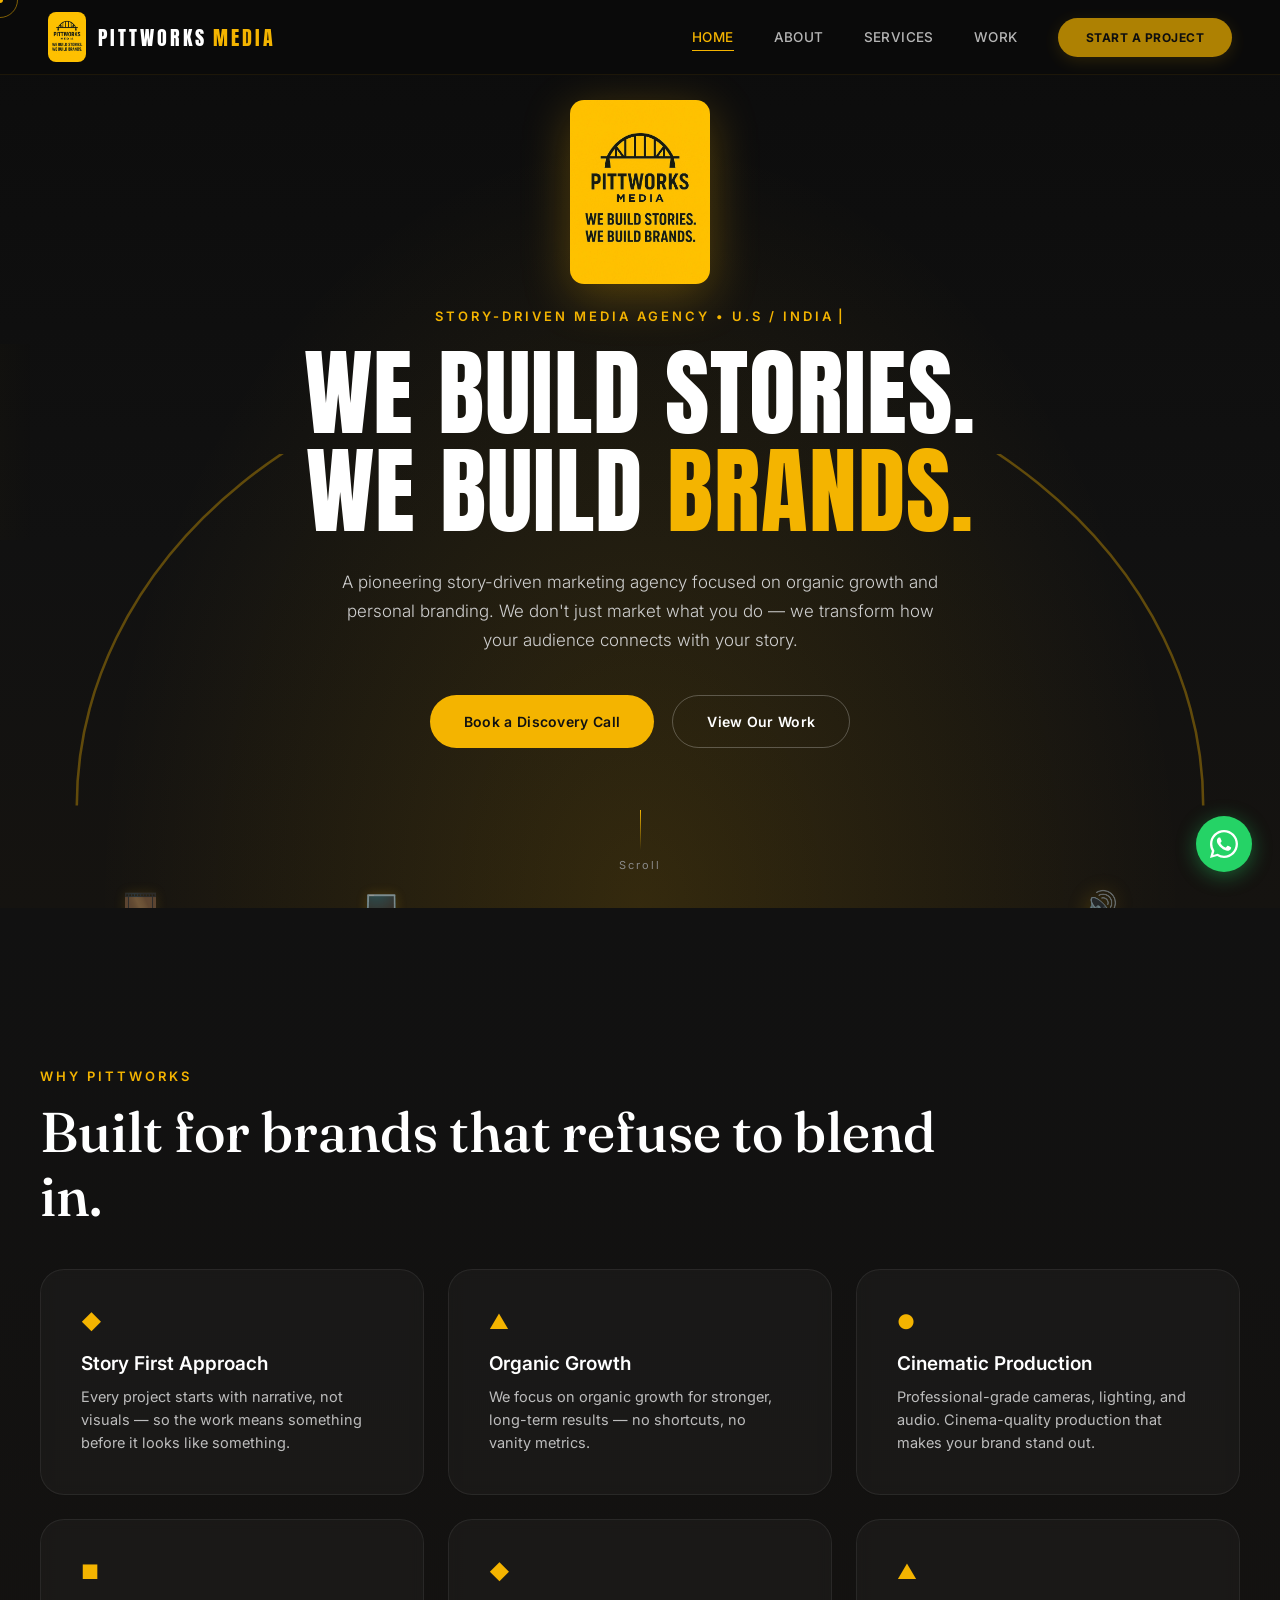
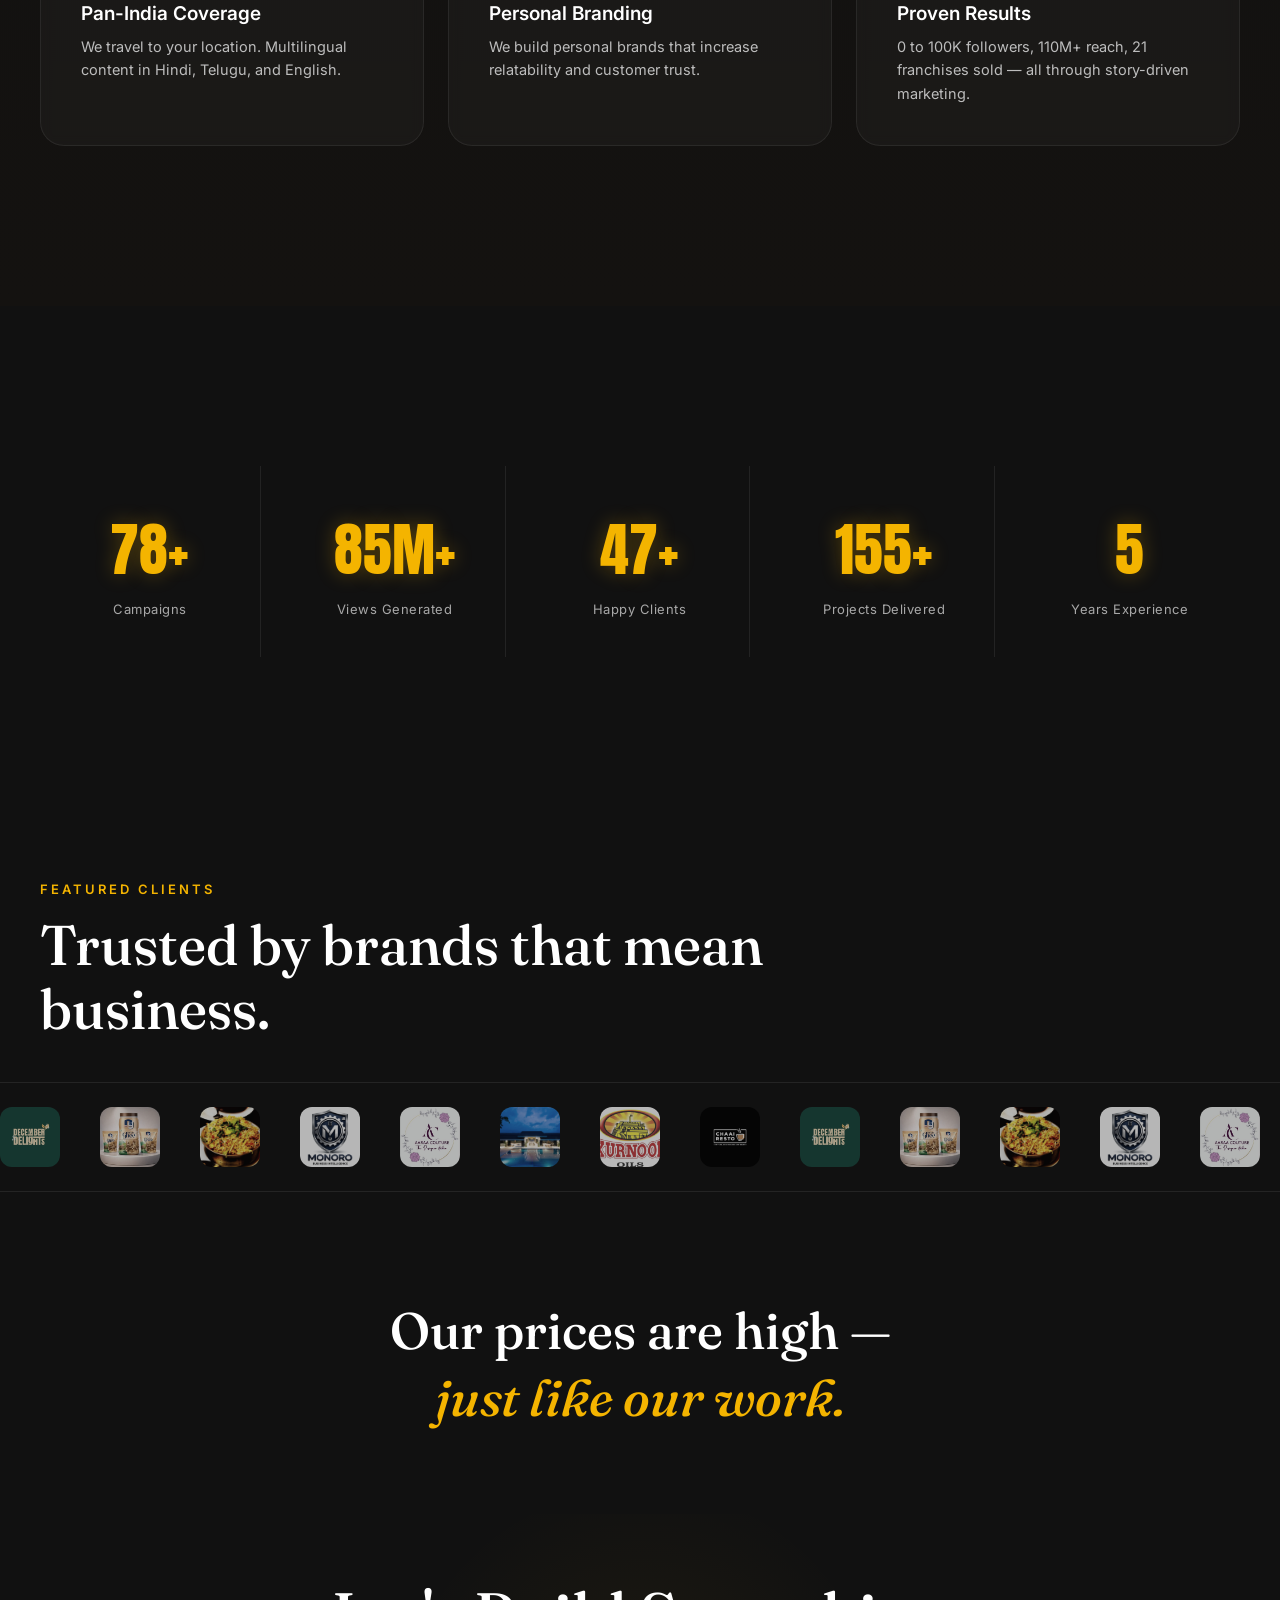
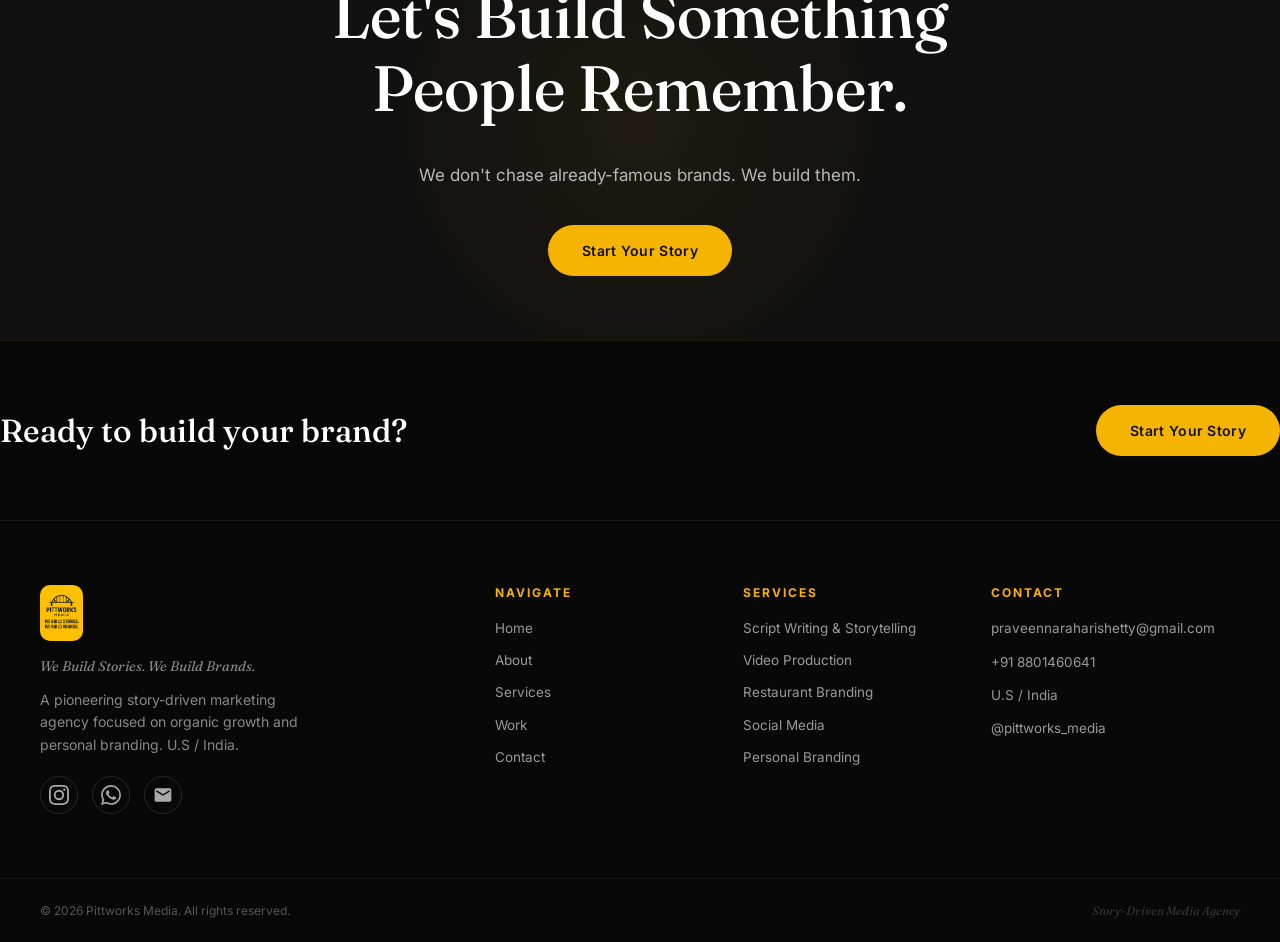
<file: index.html>
<!DOCTYPE html>
<html lang="en">
<head>
<meta charset="UTF-8">
<meta name="viewport" content="width=device-width, initial-scale=1.0">
<title>Pittworks Media — We Build Stories. We Build Brands.</title>
<meta name="description" content="Pittworks Media is a pioneering story-driven marketing agency focused on organic growth and personal branding. We turn businesses into brands through cinematic storytelling and strategic marketing. U.S. and India.">
<meta name="keywords" content="media agency, creative agency, digital marketing, brand strategy, restaurant marketing, video production, brand storytelling">

<meta property="og:title" content="Pittworks Media — We Build Stories. We Build Brands.">
<meta property="og:description" content="A story-driven media agency helping ambitious businesses create unforgettable brands.">
<meta property="og:type" content="website">
<meta property="og:image" content="assets/images/og-image.jpg">
<meta name="twitter:card" content="summary_large_image">
<meta name="twitter:title" content="Pittworks Media">
<meta name="twitter:description" content="We Build Stories. We Build Brands.">
<meta name="twitter:image" content="assets/images/og-image.jpg">

<link rel="icon" type="image/svg+xml" href="assets/icons/favicon-32x32.svg">
<link rel="icon" type="image/svg+xml" sizes="16x16" href="assets/icons/favicon-16x16.svg">
<link rel="apple-touch-icon" href="assets/icons/apple-touch-icon.svg">
<link rel="preconnect" href="https://fonts.googleapis.com">
<link rel="preconnect" href="https://fonts.gstatic.com" crossorigin>
<link href="https://fonts.googleapis.com/css2?family=Anton&family=Fraunces:ital,opsz,wght@0,9..144,300;0,9..144,500;0,9..144,600;1,9..144,400&family=Inter:wght@300;400;500;600;700&display=swap" rel="stylesheet">
<link rel="stylesheet" href="css/style.css">

<!-- Google Analytics 4 -->
<script>
  window.GA_MEASUREMENT_ID = 'G-XXXXXXXXXX';
  if (window.GA_MEASUREMENT_ID && window.GA_MEASUREMENT_ID !== 'G-XXXXXXXXXX') {
    var gs = document.createElement('script');
    gs.async = true;
    gs.src = 'https://www.googletagmanager.com/gtag/js?id=' + window.GA_MEASUREMENT_ID;
    document.head.appendChild(gs);
    window.dataLayer = window.dataLayer || [];
    function gtag(){ dataLayer.push(arguments); }
    gtag('js', new Date());
    gtag('config', window.GA_MEASUREMENT_ID);
  }
</script>

<script type="application/ld+json">
{
  "@context": "https://schema.org",
  "@type": "Organization",
  "name": "Pittworks Media",
  "description": "Pioneering story-driven marketing agency focused on organic growth and personal branding.",
  "slogan": "We Build Stories. We Build Brands."
}
</script>
</head>
<body>

<!-- Loading Screen -->
<div class="loader" id="loader">
  <div class="loader-bridge">
    <svg viewBox="0 0 200 120" class="loader-svg"><path class="loader-arch" d="M20 90 A80 70 0 0 1 180 90" fill="none" stroke="#F4B400" stroke-width="6"/><line x1="10" y1="92" x2="190" y2="92" stroke="#F4B400" stroke-width="6"/></svg>
  </div>
  <div class="loader-text">PITTWORKS <span>MEDIA</span></div>
</div>

<!-- Custom cursor -->
<div class="cursor-dot" id="cursorDot"></div>
<div class="cursor-ring" id="cursorRing"></div>

<!-- Scroll progress -->
<div class="scroll-progress" id="scrollProgress"></div>

<!-- Nav -->
<header class="nav" id="nav">
  <div class="nav-inner">
    <a href="index.html" class="nav-logo">
      <picture>
        <source srcset="assets/images/logo.webp" type="image/webp">
        <img src="assets/images/logo.png" alt="Pittworks Media" class="nav-logo-img">
      </picture>
      <span class="nav-logo-text">PITTWORKS<em>MEDIA</em></span>
    </a>
    <nav class="nav-links">
      <a href="index.html" class="active">Home</a>
      <a href="about.html">About</a>
      <a href="services.html">Services</a>
      <a href="work.html">Work</a>
      <a href="contact.html" class="nav-cta">Start a Project</a>
    </nav>
    <button class="nav-burger" id="navBurger" aria-label="Open menu"><span></span><span></span><span></span></button>
  </div>
  <div class="nav-mobile" id="navMobile">
    <a href="index.html">Home</a>
    <a href="about.html">About</a>
    <a href="services.html">Services</a>
    <a href="work.html">Work</a>
    <a href="contact.html" class="nav-cta">Start a Project</a>
  </div>
</header>

<main id="top">

  <!-- HERO -->
  <section class="hero" id="hero">
    <div class="hero-bg">
      <div class="hero-icons-float" id="heroIcons"></div>
      <svg class="hero-bridge-line" viewBox="0 0 1000 400" preserveAspectRatio="xMidYMax slice">
        <path d="M60 320 A420 340 0 0 1 940 320" fill="none" stroke="#F4B400" stroke-width="2" opacity="0.35"/>
      </svg>
    </div>
    <div class="hero-content">
      <div class="hero-logo-wrap reveal-up">
        <picture>
          <source srcset="assets/images/logo.webp" type="image/webp">
          <img src="assets/images/logo.png" alt="Pittworks Media logo" class="hero-logo">
        </picture>
      </div>
      <p class="eyebrow reveal-up">STORY-DRIVEN MEDIA AGENCY &bull; U.S / INDIA</p>
      <h1 class="hero-title">
        <span class="line reveal-mask"><span>WE BUILD STORIES.</span></span>
        <span class="line reveal-mask" style="--d:0.12s"><span>WE BUILD <em>BRANDS.</em></span></span>
      </h1>
      <p class="hero-sub reveal-up" style="--d:0.3s">A pioneering story-driven marketing agency focused on organic growth and personal branding. We don't just market what you do — we transform how your audience connects with your story.</p>
      <div class="hero-cta reveal-up" style="--d:0.42s">
        <a href="contact.html" class="btn btn-gold magnetic"><span>Book a Discovery Call</span></a>
        <a href="work.html" class="btn btn-outline magnetic"><span>View Our Work</span></a>
      </div>
    </div>
    <div class="hero-scroll">
      <span></span>
      <p>Scroll</p>
    </div>
  </section>

  <!-- WHY PITTWORKS -->
  <section class="why" id="why">
    <div class="container">
      <p class="eyebrow reveal-up">WHY PITTWORKS</p>
      <h2 class="section-title reveal-up">Built for brands that refuse to blend in.</h2>
      <div class="why-grid">
        <div class="why-card reveal-up">
          <div class="why-icon">◆</div>
          <h3>Story First Approach</h3>
          <p>Every project starts with narrative, not visuals — so the work means something before it looks like something.</p>
        </div>
        <div class="why-card reveal-up" style="--d:0.06s">
          <div class="why-icon">▲</div>
          <h3>Organic Growth</h3>
          <p>We focus on organic growth for stronger, long-term results — no shortcuts, no vanity metrics.</p>
        </div>
        <div class="why-card reveal-up" style="--d:0.12s">
          <div class="why-icon">●</div>
          <h3>Cinematic Production</h3>
          <p>Professional-grade cameras, lighting, and audio. Cinema-quality production that makes your brand stand out.</p>
        </div>
        <div class="why-card reveal-up" style="--d:0.18s">
          <div class="why-icon">■</div>
          <h3>Pan-India Coverage</h3>
          <p>We travel to your location. Multilingual content in Hindi, Telugu, and English.</p>
        </div>
        <div class="why-card reveal-up" style="--d:0.24s">
          <div class="why-icon">◆</div>
          <h3>Personal Branding</h3>
          <p>We build personal brands that increase relatability and customer trust.</p>
        </div>
        <div class="why-card reveal-up" style="--d:0.3s">
          <div class="why-icon">▲</div>
          <h3>Proven Results</h3>
          <p>0 to 100K followers, 110M+ reach, 21 franchises sold — all through story-driven marketing.</p>
        </div>
      </div>
    </div>
  </section>

  <!-- STATS -->
  <section class="stats" id="stats">
    <div class="container stats-grid">
      <div class="stat-item reveal-up">
        <span class="stat-num" data-count="100" data-suffix="+">0</span>
        <span class="stat-label">Campaigns</span>
      </div>
      <div class="stat-item reveal-up" style="--d:0.08s">
        <span class="stat-num" data-count="110" data-suffix="M+">0</span>
        <span class="stat-label">Views Generated</span>
      </div>
      <div class="stat-item reveal-up" style="--d:0.16s">
        <span class="stat-num" data-count="60" data-suffix="+">0</span>
        <span class="stat-label">Happy Clients</span>
      </div>
      <div class="stat-item reveal-up" style="--d:0.24s">
        <span class="stat-num" data-count="200" data-suffix="+">0</span>
        <span class="stat-label">Projects Delivered</span>
      </div>
      <div class="stat-item reveal-up" style="--d:0.32s">
        <span class="stat-num" data-count="6" data-suffix="">0</span>
        <span class="stat-label">Years Experience</span>
      </div>
    </div>
  </section>

  <!-- FEATURED CLIENTS — SCROLLING LOGOS -->
  <section class="clients" id="clients">
    <div class="container">
      <p class="eyebrow reveal-up">FEATURED CLIENTS</p>
      <h2 class="section-title reveal-up">Trusted by brands that mean business.</h2>
    </div>
    <div class="marquee-wrap">
      <div class="marquee-track">
        <img src="assets/images/portfolio-forge.jpg" alt="December Delights" class="client-logo-img">
        <img src="assets/images/portfolio-ng-ghee.jpg" alt="NG Ghee" class="client-logo-img">
        <img src="assets/images/portfolio-haven.jpg" alt="Bagara Biryani Cafe" class="client-logo-img">
        <img src="assets/images/portfolio-monoro.jpg" alt="MonoRo" class="client-logo-img">
        <img src="assets/images/portfolio-aaraa.jpg" alt="Aaraa Couture" class="client-logo-img">
        <img src="assets/images/portfolio-hotel-vamshi.jpg" alt="Hotel Vamshi International" class="client-logo-img">
        <img src="assets/images/portfolio-kurnool.jpg" alt="Kurnool Oils" class="client-logo-img">
        <img src="assets/images/portfolio-meridian.jpg" alt="Chai Resto" class="client-logo-img">
      </div>
      <div class="marquee-track" aria-hidden="true">
        <img src="assets/images/portfolio-forge.jpg" alt="" class="client-logo-img">
        <img src="assets/images/portfolio-ng-ghee.jpg" alt="" class="client-logo-img">
        <img src="assets/images/portfolio-haven.jpg" alt="" class="client-logo-img">
        <img src="assets/images/portfolio-monoro.jpg" alt="" class="client-logo-img">
        <img src="assets/images/portfolio-aaraa.jpg" alt="" class="client-logo-img">
        <img src="assets/images/portfolio-hotel-vamshi.jpg" alt="" class="client-logo-img">
        <img src="assets/images/portfolio-kurnool.jpg" alt="" class="client-logo-img">
        <img src="assets/images/portfolio-meridian.jpg" alt="" class="client-logo-img">
      </div>
    </div>
  </section>

  <!-- PRICING STATEMENT -->
  <section class="pricing-statement">
    <div class="container">
      <h2 class="reveal-up">Our prices are high —<br><span class="serif-em">just like our work.</span></h2>
    </div>
  </section>

  <!-- CTA -->
  <section class="cta-banner">
    <div class="container">
      <h2 class="reveal-up">Let's Build Something<br>People Remember.</h2>
      <p class="cta-sub reveal-up">We don't chase already-famous brands. We build them.</p>
      <a href="contact.html" class="btn btn-gold magnetic reveal-up"><span>Start Your Story</span></a>
    </div>
  </section>

</main>

<!-- FOOTER -->
<footer class="footer">
  <div class="container footer-top">
    <div class="footer-cta-row">
      <h3>Ready to build your brand?</h3>
      <a href="contact.html" class="btn btn-gold magnetic"><span>Start Your Story</span></a>
    </div>
  </div>
  <div class="container footer-grid">
    <div class="footer-brand">
      <picture>
        <source srcset="assets/images/logo.webp" type="image/webp">
        <img src="assets/images/logo.png" alt="Pittworks Media" class="footer-logo">
      </picture>
      <p class="footer-tagline">We Build Stories. We Build Brands.</p>
      <p class="footer-desc">A pioneering story-driven marketing agency focused on organic growth and personal branding. U.S / India.</p>
      <div class="footer-socials">
        <a href="https://www.instagram.com/pittworks_media" target="_blank" rel="noopener" aria-label="Instagram">
          <svg width="20" height="20" viewBox="0 0 24 24" fill="currentColor"><path d="M12 2.163c3.204 0 3.584.012 4.85.07 3.252.148 4.771 1.691 4.919 4.919.058 1.265.069 1.645.069 4.849 0 3.205-.012 3.584-.069 4.849-.149 3.225-1.664 4.771-4.919 4.919-1.266.058-1.644.07-4.85.07-3.204 0-3.584-.012-4.849-.07-3.26-.149-4.771-1.699-4.919-4.92-.058-1.265-.07-1.644-.07-4.849 0-3.204.013-3.583.07-4.849.149-3.227 1.664-4.771 4.919-4.919 1.266-.057 1.645-.069 4.849-.069zM12 0C8.741 0 8.333.014 7.053.072 2.695.272.273 2.69.073 7.052.014 8.333 0 8.741 0 12c0 3.259.014 3.668.072 4.948.2 4.358 2.618 6.78 6.98 6.98C8.333 23.986 8.741 24 12 24c3.259 0 3.668-.014 4.948-.072 4.354-.2 6.782-2.618 6.979-6.98.059-1.28.073-1.689.073-4.948 0-3.259-.014-3.667-.072-4.947-.196-4.354-2.617-6.78-6.979-6.98C15.668.014 15.259 0 12 0zm0 5.838a6.162 6.162 0 100 12.324 6.162 6.162 0 000-12.324zM12 16a4 4 0 110-8 4 4 0 010 8zm6.406-11.845a1.44 1.44 0 100 2.881 1.44 1.44 0 000-2.881z"/></svg>
        </a>
        <a href="https://wa.me/918801460641?text=Hi%20Pittworks%20Media%2C%20I%27m%20interested%20in%20your%20services.%20Let%27s%20connect!" target="_blank" rel="noopener" aria-label="WhatsApp">
          <svg width="20" height="20" viewBox="0 0 24 24" fill="currentColor"><path d="M17.472 14.382c-.297-.149-1.758-.867-2.03-.967-.273-.099-.471-.148-.67.15-.197.297-.767.966-.94 1.164-.173.199-.347.223-.644.075-.297-.15-1.255-.463-2.39-1.475-.883-.788-1.48-1.761-1.653-2.059-.173-.297-.018-.458.13-.606.134-.133.298-.347.446-.52.149-.174.198-.298.298-.497.099-.198.05-.371-.025-.52-.075-.149-.669-1.612-.916-2.207-.242-.579-.487-.5-.669-.51-.173-.008-.371-.01-.57-.01-.198 0-.52.074-.792.372-.272.297-1.04 1.016-1.04 2.479 0 1.462 1.065 2.875 1.213 3.074.149.198 2.096 3.2 5.077 4.487.709.306 1.262.489 1.694.625.712.227 1.36.195 1.871.118.571-.085 1.758-.719 2.006-1.413.248-.694.248-1.289.173-1.413-.074-.124-.272-.198-.57-.347m-5.421 7.403h-.004a9.87 9.87 0 01-5.031-1.378l-.361-.214-3.741.982.998-3.648-.235-.374a9.86 9.86 0 01-1.51-5.26c.001-5.45 4.436-9.884 9.888-9.884 2.64 0 5.122 1.03 6.988 2.898a9.825 9.825 0 012.893 6.994c-.003 5.45-4.437 9.884-9.885 9.884m8.413-18.297A11.815 11.815 0 0012.05 0C5.495 0 .16 5.335.157 11.892c0 2.096.547 4.142 1.588 5.945L.057 24l6.305-1.654a11.882 11.882 0 005.683 1.448h.005c6.554 0 11.89-5.335 11.893-11.893a11.821 11.821 0 00-3.48-8.413z"/></svg>
        </a>
        <a href="mailto:praveennaraharishetty@gmail.com" aria-label="Email">
          <svg width="20" height="20" viewBox="0 0 24 24" fill="currentColor"><path d="M20 4H4c-1.1 0-2 .9-2 2v12c0 1.1.9 2 2 2h16c1.1 0 2-.9 2-2V6c0-1.1-.9-2-2-2zm0 4l-8 5-8-5V6l8 5 8-5v2z"/></svg>
        </a>
      </div>
    </div>
    <div class="footer-col">
      <h4>Navigate</h4>
      <a href="index.html">Home</a>
      <a href="about.html">About</a>
      <a href="services.html">Services</a>
      <a href="work.html">Work</a>
      <a href="contact.html">Contact</a>
    </div>
    <div class="footer-col">
      <h4>Services</h4>
      <a href="services.html">Script Writing & Storytelling</a>
      <a href="services.html">Video Production</a>
      <a href="services.html">Restaurant Branding</a>
      <a href="services.html">Social Media</a>
      <a href="services.html">Personal Branding</a>
    </div>
    <div class="footer-col">
      <h4>Contact</h4>
      <p>praveennaraharishetty@gmail.com</p>
      <p>+91 8801460641</p>
      <p>U.S / India</p>
      <a href="https://www.instagram.com/pittworks_media" target="_blank" rel="noopener">@pittworks_media</a>
    </div>
  </div>
  <div class="container footer-bottom">
    <p>&copy; 2026 Pittworks Media. All rights reserved.</p>
    <p class="footer-credit">Story-Driven Media Agency</p>
  </div>
</footer>

<button class="to-top" id="toTop" aria-label="Back to top">&uarr;</button>

<script src="js/main.js"></script>
<a href="https://wa.me/918801460641?text=Hi%20Pittworks%20Media%2C%20I%27m%20interested%20in%20your%20services.%20Let%27s%20connect!" target="_blank" rel="noopener" class="whatsapp-float" aria-label="Chat on WhatsApp">
  <svg viewBox="0 0 32 32" width="28" height="28" fill="#fff"><path d="M16.004 0C7.164 0 .004 7.16.004 15.998c0 2.82.736 5.572 2.14 7.998L0 32l8.196-2.148A15.95 15.95 0 0016.004 32C24.844 32 32 24.836 32 15.998 32 7.16 24.844 0 16.004 0zm0 29.332a13.28 13.28 0 01-6.772-1.852l-.484-.288-5.024 1.32 1.344-4.896-.316-.504A13.24 13.24 0 012.672 16C2.672 8.636 8.636 2.672 16.004 2.672c7.364 0 13.328 5.964 13.328 13.328 0 7.368-5.964 13.332-13.328 13.332zm7.308-9.976c-.4-.2-2.368-1.168-2.736-1.3-.368-.136-.636-.2-.904.2-.268.4-1.036 1.3-1.272 1.572-.232.268-.468.3-.868.1-.4-.2-1.688-.62-3.216-1.98-1.188-1.06-1.992-2.368-2.224-2.768-.232-.4-.024-.616.176-.816.18-.18.4-.468.6-.7.2-.236.268-.4.4-.668.136-.268.068-.5-.032-.7-.1-.2-.904-2.18-1.24-2.984-.324-.784-.656-.676-.904-.688-.232-.012-.5-.012-.768-.012s-.7.1-1.068.5c-.368.4-1.4 1.368-1.4 3.336 0 1.968 1.432 3.868 1.632 4.136.2.268 2.824 4.312 6.84 6.048.956.412 1.7.66 2.284.844.96.304 1.832.26 2.524.16.768-.116 2.368-.968 2.704-1.904.332-.936.332-1.74.232-1.904-.1-.168-.368-.268-.768-.468z"/></svg>
</a>
</body>
</html>
</file>
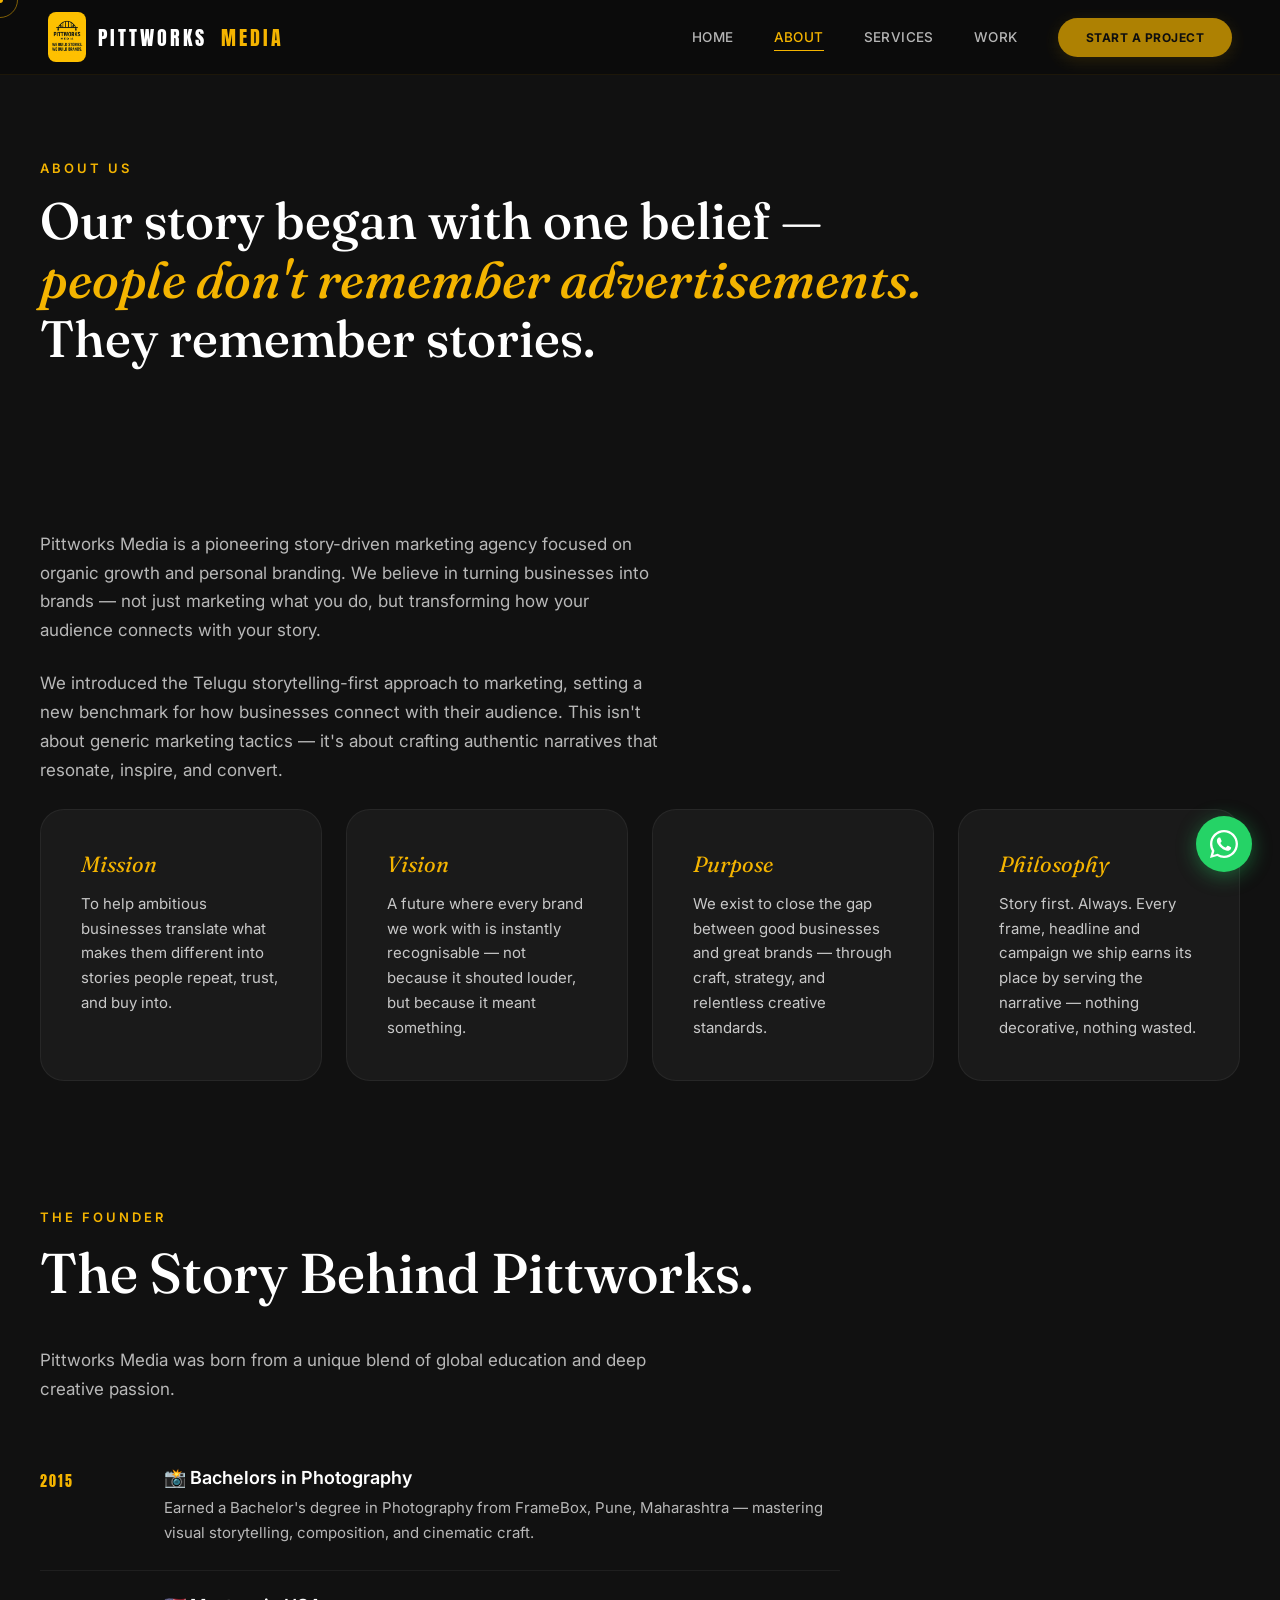
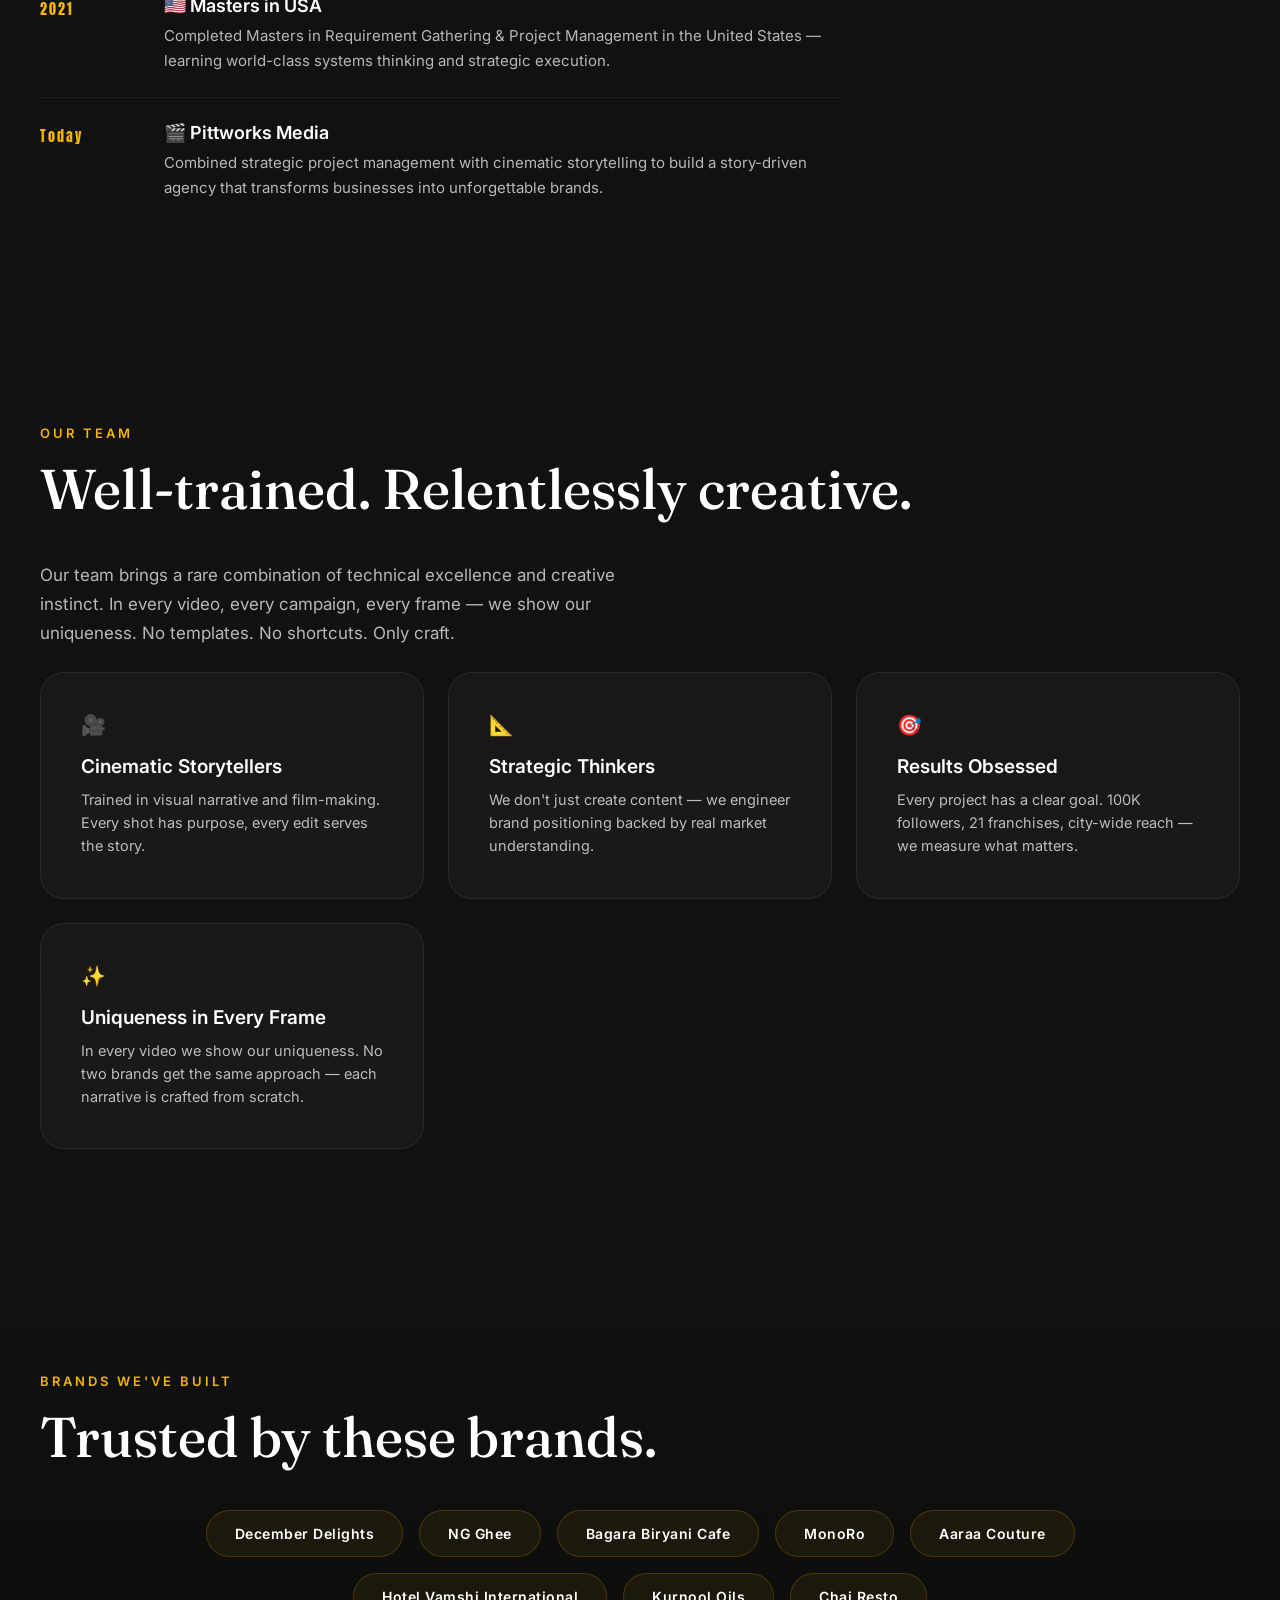
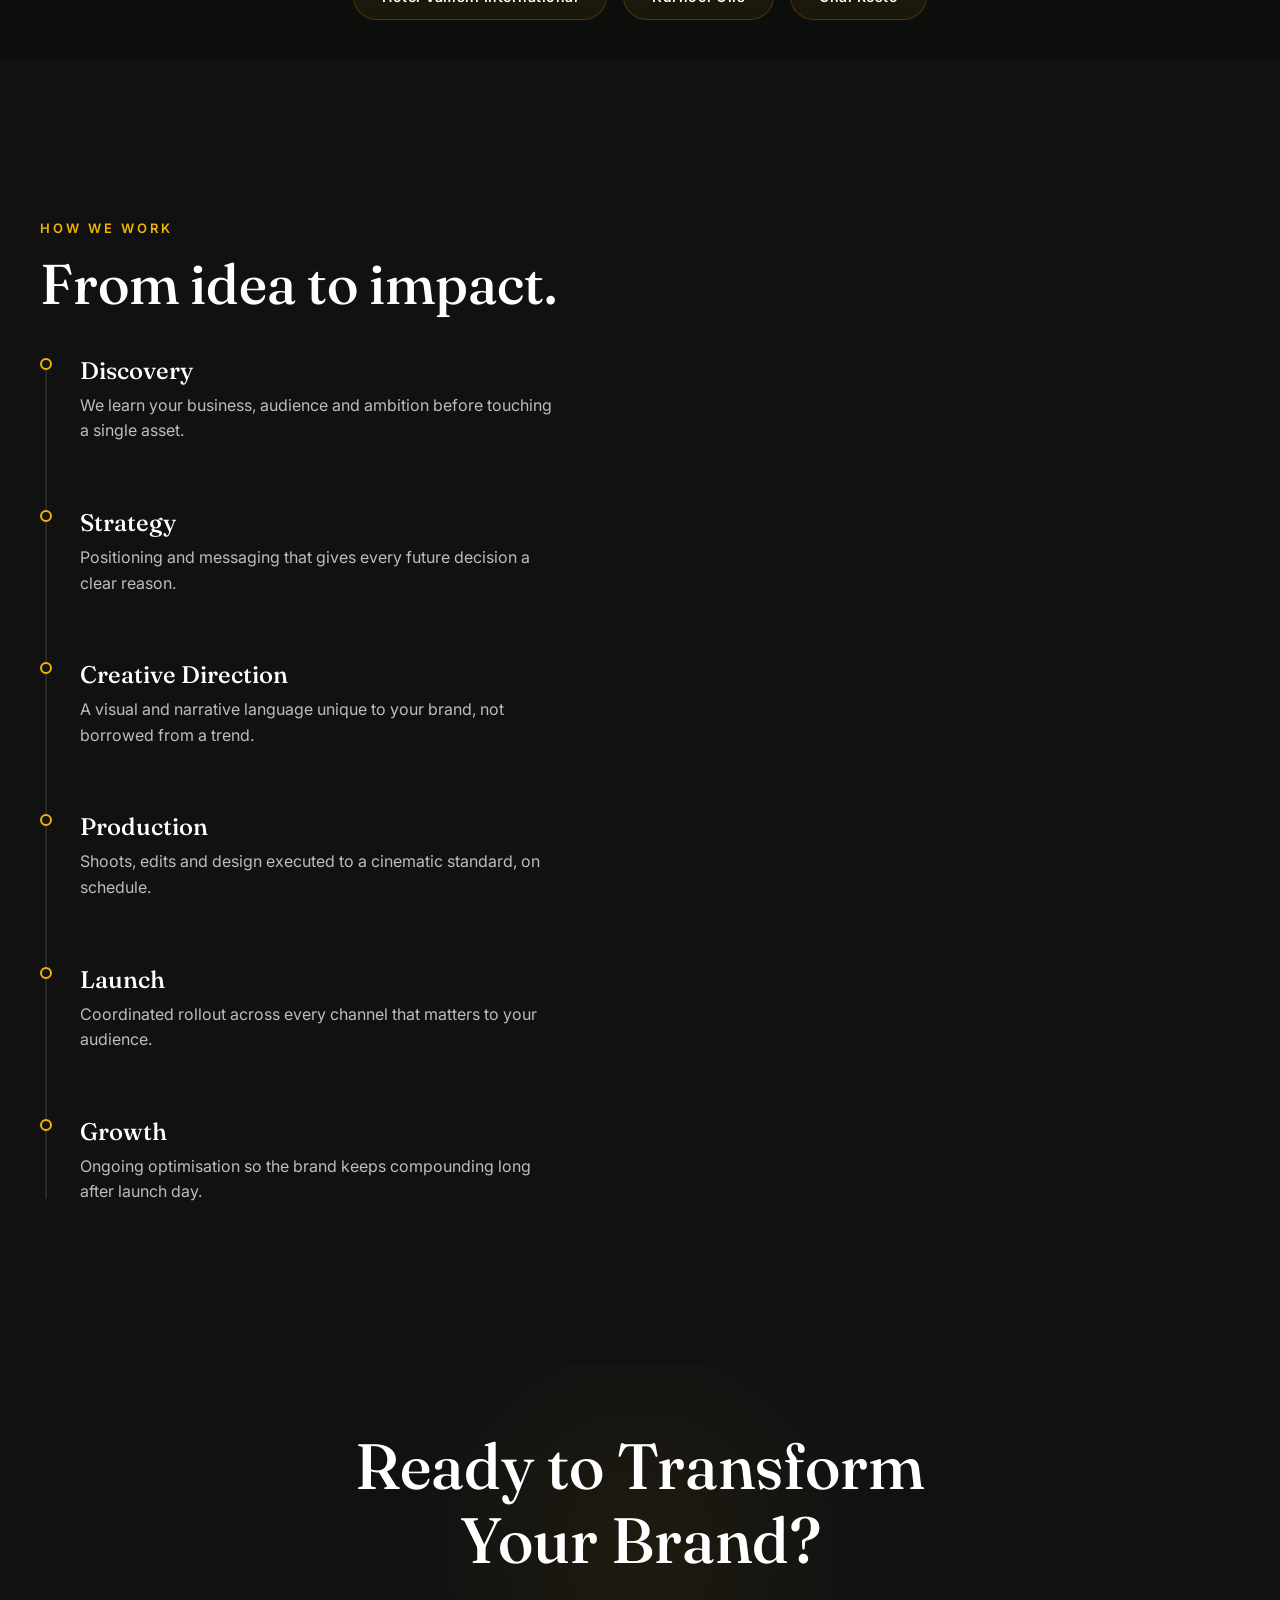
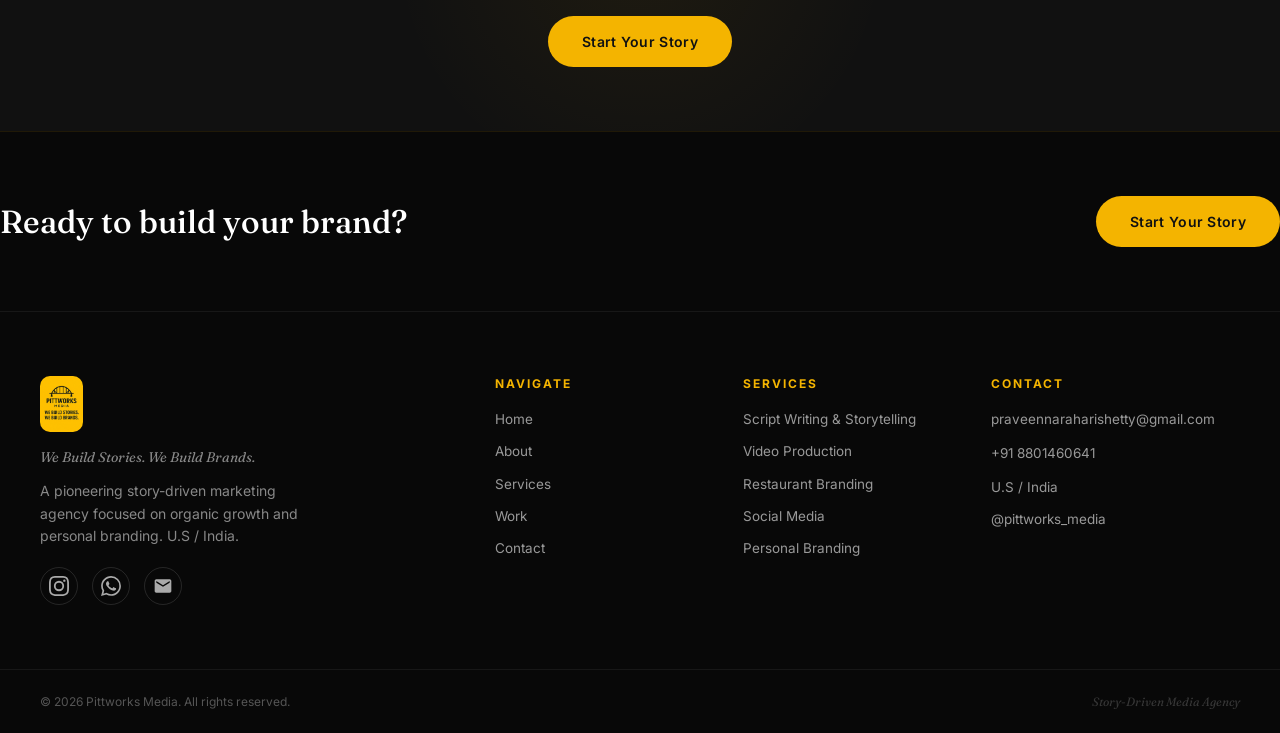
<file: about.html>
<!DOCTYPE html>
<html lang="en">
<head>
<meta charset="UTF-8">
<meta name="viewport" content="width=device-width, initial-scale=1.0">
<title>About — Pittworks Media</title>
<meta name="description" content="Learn about Pittworks Media — a pioneering story-driven marketing agency focused on organic growth and personal branding, serving clients across U.S. and India.">
<link rel="icon" type="image/svg+xml" href="assets/icons/favicon-32x32.svg">
<link rel="icon" type="image/svg+xml" sizes="16x16" href="assets/icons/favicon-16x16.svg">
<link rel="apple-touch-icon" href="assets/icons/apple-touch-icon.svg">
<link rel="preconnect" href="https://fonts.googleapis.com">
<link rel="preconnect" href="https://fonts.gstatic.com" crossorigin>
<link href="https://fonts.googleapis.com/css2?family=Anton&family=Fraunces:ital,opsz,wght@0,9..144,300;0,9..144,500;0,9..144,600;1,9..144,400&family=Inter:wght@300;400;500;600;700&display=swap" rel="stylesheet">
<link rel="stylesheet" href="css/style.css">
</head>
<body>

<div class="cursor-dot" id="cursorDot"></div>
<div class="cursor-ring" id="cursorRing"></div>
<div class="scroll-progress" id="scrollProgress"></div>

<!-- Nav -->
<header class="nav" id="nav">
  <div class="nav-inner">
    <a href="index.html" class="nav-logo">
      <picture>
        <source srcset="assets/images/logo.webp" type="image/webp">
        <img src="assets/images/logo.png" alt="Pittworks Media" class="nav-logo-img">
      </picture>
      <span class="nav-logo-text">PITTWORKS <em>MEDIA</em></span>
    </a>
    <nav class="nav-links">
      <a href="index.html">Home</a>
      <a href="about.html" class="active">About</a>
      <a href="services.html">Services</a>
      <a href="work.html">Work</a>
      <a href="contact.html" class="nav-cta">Start a Project</a>
    </nav>
    <button class="nav-burger" id="navBurger" aria-label="Open menu"><span></span><span></span><span></span></button>
  </div>
  <div class="nav-mobile" id="navMobile">
    <a href="index.html">Home</a>
    <a href="about.html">About</a>
    <a href="services.html">Services</a>
    <a href="work.html">Work</a>
    <a href="contact.html" class="nav-cta">Start a Project</a>
  </div>
</header>

<main id="top">

  <!-- PAGE HEADER -->
  <section class="page-header">
    <div class="container">
      <p class="eyebrow reveal-up">ABOUT US</p>
      <h1 class="section-title reveal-up" style="max-width:100%">Our story began with one belief —<br><span class="serif-em">people don't remember advertisements.</span><br>They remember stories.</h1>
    </div>
  </section>

  <!-- ABOUT -->
  <section class="about" id="about">
    <div class="container">
      <div class="about-intro reveal-up">
        <p class="about-lede">Pittworks Media is a pioneering story-driven marketing agency focused on organic growth and personal branding. We believe in turning businesses into brands — not just marketing what you do, but transforming how your audience connects with your story.</p>
        <p class="about-lede">We introduced the Telugu storytelling-first approach to marketing, setting a new benchmark for how businesses connect with their audience. This isn't about generic marketing tactics — it's about crafting authentic narratives that resonate, inspire, and convert.</p>
      </div>

      <div class="about-grid">
        <div class="about-card reveal-up">
          <span class="about-num">Mission</span>
          <p>To help ambitious businesses translate what makes them different into stories people repeat, trust, and buy into.</p>
        </div>
        <div class="about-card reveal-up" style="--d:0.08s">
          <span class="about-num">Vision</span>
          <p>A future where every brand we work with is instantly recognisable — not because it shouted louder, but because it meant something.</p>
        </div>
        <div class="about-card reveal-up" style="--d:0.16s">
          <span class="about-num">Purpose</span>
          <p>We exist to close the gap between good businesses and great brands — through craft, strategy, and relentless creative standards.</p>
        </div>
        <div class="about-card reveal-up" style="--d:0.24s">
          <span class="about-num">Philosophy</span>
          <p>Story first. Always. Every frame, headline and campaign we ship earns its place by serving the narrative — nothing decorative, nothing wasted.</p>
        </div>
      </div>
    </div>
  </section>

  <!-- FOUNDER STORY -->
  <section class="founder" id="founder">
    <div class="container">
      <p class="eyebrow reveal-up">THE FOUNDER</p>
      <h2 class="section-title reveal-up">The Story Behind Pittworks.</h2>
      <div class="founder-content">
        <div class="founder-text reveal-up">
          <p class="about-lede">Pittworks Media was born from a unique blend of global education and deep creative passion.</p>
          <div class="founder-timeline">
            <div class="founder-milestone reveal-up">
              <span class="founder-year">2015</span>
              <div class="founder-detail">
                <h4>📸 Bachelors in Photography</h4>
                <p>Earned a Bachelor's degree in Photography from FrameBox, Pune, Maharashtra — mastering visual storytelling, composition, and cinematic craft.</p>
              </div>
            </div>
            <div class="founder-milestone reveal-up" style="--d:0.1s">
              <span class="founder-year">2021</span>
              <div class="founder-detail">
                <h4>🇺🇸 Masters in USA</h4>
                <p>Completed Masters in Requirement Gathering & Project Management in the United States — learning world-class systems thinking and strategic execution.</p>
              </div>
            </div>
            <div class="founder-milestone reveal-up" style="--d:0.2s">
              <span class="founder-year">Today</span>
              <div class="founder-detail">
                <h4>🎬 Pittworks Media</h4>
                <p>Combined strategic project management with cinematic storytelling to build a story-driven agency that transforms businesses into unforgettable brands.</p>
              </div>
            </div>
          </div>
        </div>
      </div>
    </div>
  </section>

  <!-- OUR TEAM -->
  <section class="why" id="team">
    <div class="container">
      <p class="eyebrow reveal-up">OUR TEAM</p>
      <h2 class="section-title reveal-up">Well-trained. Relentlessly creative.</h2>
      <p class="about-lede reveal-up">Our team brings a rare combination of technical excellence and creative instinct. In every video, every campaign, every frame — we show our uniqueness. No templates. No shortcuts. Only craft.</p>
      <div class="why-grid">
        <div class="why-card reveal-up">
          <div class="why-icon">🎥</div>
          <h3>Cinematic Storytellers</h3>
          <p>Trained in visual narrative and film-making. Every shot has purpose, every edit serves the story.</p>
        </div>
        <div class="why-card reveal-up" style="--d:0.06s">
          <div class="why-icon">📐</div>
          <h3>Strategic Thinkers</h3>
          <p>We don't just create content — we engineer brand positioning backed by real market understanding.</p>
        </div>
        <div class="why-card reveal-up" style="--d:0.12s">
          <div class="why-icon">🎯</div>
          <h3>Results Obsessed</h3>
          <p>Every project has a clear goal. 100K followers, 21 franchises, city-wide reach — we measure what matters.</p>
        </div>
        <div class="why-card reveal-up" style="--d:0.18s">
          <div class="why-icon">✨</div>
          <h3>Uniqueness in Every Frame</h3>
          <p>In every video we show our uniqueness. No two brands get the same approach — each narrative is crafted from scratch.</p>
        </div>
      </div>
    </div>
  </section>

  <!-- FLOATING CLIENT ICONS -->
  <section class="clients-float" id="clients">
    <div class="container">
      <p class="eyebrow reveal-up">BRANDS WE'VE BUILT</p>
      <h2 class="section-title reveal-up">Trusted by these brands.</h2>
    </div>
    <div class="floating-brands">
      <div class="brand-bubble reveal-up" style="--d:0s"><span>December Delights</span></div>
      <div class="brand-bubble reveal-up" style="--d:0.05s"><span>NG Ghee</span></div>
      <div class="brand-bubble reveal-up" style="--d:0.1s"><span>Bagara Biryani Cafe</span></div>
      <div class="brand-bubble reveal-up" style="--d:0.15s"><span>MonoRo</span></div>
      <div class="brand-bubble reveal-up" style="--d:0.2s"><span>Aaraa Couture</span></div>
      <div class="brand-bubble reveal-up" style="--d:0.25s"><span>Hotel Vamshi International</span></div>
      <div class="brand-bubble reveal-up" style="--d:0.3s"><span>Kurnool Oils</span></div>
      <div class="brand-bubble reveal-up" style="--d:0.35s"><span>Chai Resto</span></div>
    </div>
  </section>

  <!-- PROCESS -->
  <section class="process" id="process">
    <div class="container">
      <p class="eyebrow reveal-up">HOW WE WORK</p>
      <h2 class="section-title reveal-up">From idea to impact.</h2>
      <div class="timeline">
        <div class="timeline-line"><div class="timeline-fill" id="timelineFill"></div></div>
        <div class="timeline-step reveal-up"><span class="timeline-dot"></span><h3>Discovery</h3><p>We learn your business, audience and ambition before touching a single asset.</p></div>
        <div class="timeline-step reveal-up" style="--d:0.08s"><span class="timeline-dot"></span><h3>Strategy</h3><p>Positioning and messaging that gives every future decision a clear reason.</p></div>
        <div class="timeline-step reveal-up" style="--d:0.16s"><span class="timeline-dot"></span><h3>Creative Direction</h3><p>A visual and narrative language unique to your brand, not borrowed from a trend.</p></div>
        <div class="timeline-step reveal-up" style="--d:0.24s"><span class="timeline-dot"></span><h3>Production</h3><p>Shoots, edits and design executed to a cinematic standard, on schedule.</p></div>
        <div class="timeline-step reveal-up" style="--d:0.32s"><span class="timeline-dot"></span><h3>Launch</h3><p>Coordinated rollout across every channel that matters to your audience.</p></div>
        <div class="timeline-step reveal-up" style="--d:0.4s"><span class="timeline-dot"></span><h3>Growth</h3><p>Ongoing optimisation so the brand keeps compounding long after launch day.</p></div>
      </div>
    </div>
  </section>

  <!-- CTA -->
  <section class="cta-banner">
    <div class="container">
      <h2 class="reveal-up">Ready to Transform<br>Your Brand?</h2>
      <a href="contact.html" class="btn btn-gold magnetic reveal-up"><span>Start Your Story</span></a>
    </div>
  </section>
</main>

<!-- FOOTER -->
<footer class="footer">
  <div class="container footer-top">
    <div class="footer-cta-row">
      <h3>Ready to build your brand?</h3>
      <a href="contact.html" class="btn btn-gold magnetic"><span>Start Your Story</span></a>
    </div>
  </div>
  <div class="container footer-grid">
    <div class="footer-brand">
      <picture>
        <source srcset="assets/images/logo.webp" type="image/webp">
        <img src="assets/images/logo.png" alt="Pittworks Media" class="footer-logo">
      </picture>
      <p class="footer-tagline">We Build Stories. We Build Brands.</p>
      <p class="footer-desc">A pioneering story-driven marketing agency focused on organic growth and personal branding. U.S / India.</p>
      <div class="footer-socials">
        <a href="https://www.instagram.com/pittworks_media" target="_blank" rel="noopener" aria-label="Instagram">
          <svg width="20" height="20" viewBox="0 0 24 24" fill="currentColor"><path d="M12 2.163c3.204 0 3.584.012 4.85.07 3.252.148 4.771 1.691 4.919 4.919.058 1.265.069 1.645.069 4.849 0 3.205-.012 3.584-.069 4.849-.149 3.225-1.664 4.771-4.919 4.919-1.266.058-1.644.07-4.85.07-3.204 0-3.584-.012-4.849-.07-3.26-.149-4.771-1.699-4.919-4.92-.058-1.265-.07-1.644-.07-4.849 0-3.204.013-3.583.07-4.849.149-3.227 1.664-4.771 4.919-4.919 1.266-.057 1.645-.069 4.849-.069zM12 0C8.741 0 8.333.014 7.053.072 2.695.272.273 2.69.073 7.052.014 8.333 0 8.741 0 12c0 3.259.014 3.668.072 4.948.2 4.358 2.618 6.78 6.98 6.98C8.333 23.986 8.741 24 12 24c3.259 0 3.668-.014 4.948-.072 4.354-.2 6.782-2.618 6.979-6.98.059-1.28.073-1.689.073-4.948 0-3.259-.014-3.667-.072-4.947-.196-4.354-2.617-6.78-6.979-6.98C15.668.014 15.259 0 12 0zm0 5.838a6.162 6.162 0 100 12.324 6.162 6.162 0 000-12.324zM12 16a4 4 0 110-8 4 4 0 010 8zm6.406-11.845a1.44 1.44 0 100 2.881 1.44 1.44 0 000-2.881z"/></svg>
        </a>
        <a href="https://wa.me/918801460641?text=Hi%20Pittworks%20Media%2C%20I%27m%20interested%20in%20your%20services.%20Let%27s%20connect!" target="_blank" rel="noopener" aria-label="WhatsApp">
          <svg width="20" height="20" viewBox="0 0 24 24" fill="currentColor"><path d="M17.472 14.382c-.297-.149-1.758-.867-2.03-.967-.273-.099-.471-.148-.67.15-.197.297-.767.966-.94 1.164-.173.199-.347.223-.644.075-.297-.15-1.255-.463-2.39-1.475-.883-.788-1.48-1.761-1.653-2.059-.173-.297-.018-.458.13-.606.134-.133.298-.347.446-.52.149-.174.198-.298.298-.497.099-.198.05-.371-.025-.52-.075-.149-.669-1.612-.916-2.207-.242-.579-.487-.5-.669-.51-.173-.008-.371-.01-.57-.01-.198 0-.52.074-.792.372-.272.297-1.04 1.016-1.04 2.479 0 1.462 1.065 2.875 1.213 3.074.149.198 2.096 3.2 5.077 4.487.709.306 1.262.489 1.694.625.712.227 1.36.195 1.871.118.571-.085 1.758-.719 2.006-1.413.248-.694.248-1.289.173-1.413-.074-.124-.272-.198-.57-.347m-5.421 7.403h-.004a9.87 9.87 0 01-5.031-1.378l-.361-.214-3.741.982.998-3.648-.235-.374a9.86 9.86 0 01-1.51-5.26c.001-5.45 4.436-9.884 9.888-9.884 2.64 0 5.122 1.03 6.988 2.898a9.825 9.825 0 012.893 6.994c-.003 5.45-4.437 9.884-9.885 9.884m8.413-18.297A11.815 11.815 0 0012.05 0C5.495 0 .16 5.335.157 11.892c0 2.096.547 4.142 1.588 5.945L.057 24l6.305-1.654a11.882 11.882 0 005.683 1.448h.005c6.554 0 11.89-5.335 11.893-11.893a11.821 11.821 0 00-3.48-8.413z"/></svg>
        </a>
        <a href="mailto:praveennaraharishetty@gmail.com" aria-label="Email">
          <svg width="20" height="20" viewBox="0 0 24 24" fill="currentColor"><path d="M20 4H4c-1.1 0-2 .9-2 2v12c0 1.1.9 2 2 2h16c1.1 0 2-.9 2-2V6c0-1.1-.9-2-2-2zm0 4l-8 5-8-5V6l8 5 8-5v2z"/></svg>
        </a>
      </div>
    </div>
    <div class="footer-col">
      <h4>Navigate</h4>
      <a href="index.html">Home</a>
      <a href="about.html">About</a>
      <a href="services.html">Services</a>
      <a href="work.html">Work</a>
      <a href="contact.html">Contact</a>
    </div>
    <div class="footer-col">
      <h4>Services</h4>
      <a href="services.html">Script Writing & Storytelling</a>
      <a href="services.html">Video Production</a>
      <a href="services.html">Restaurant Branding</a>
      <a href="services.html">Social Media</a>
      <a href="services.html">Personal Branding</a>
    </div>
    <div class="footer-col">
      <h4>Contact</h4>
      <p>praveennaraharishetty@gmail.com</p>
      <p>+91 8801460641</p>
      <p>U.S / India</p>
      <a href="https://www.instagram.com/pittworks_media" target="_blank" rel="noopener">@pittworks_media</a>
    </div>
  </div>
  <div class="container footer-bottom">
    <p>&copy; 2026 Pittworks Media. All rights reserved.</p>
    <p class="footer-credit">Story-Driven Media Agency</p>
  </div>
</footer>

<button class="to-top" id="toTop" aria-label="Back to top">&uarr;</button>
<script src="js/main.js"></script>
<a href="https://wa.me/918801460641?text=Hi%20Pittworks%20Media%2C%20I%27m%20interested%20in%20your%20services.%20Let%27s%20connect!" target="_blank" rel="noopener" class="whatsapp-float" aria-label="Chat on WhatsApp">
  <svg viewBox="0 0 32 32" width="28" height="28" fill="#fff"><path d="M16.004 0C7.164 0 .004 7.16.004 15.998c0 2.82.736 5.572 2.14 7.998L0 32l8.196-2.148A15.95 15.95 0 0016.004 32C24.844 32 32 24.836 32 15.998 32 7.16 24.844 0 16.004 0zm0 29.332a13.28 13.28 0 01-6.772-1.852l-.484-.288-5.024 1.32 1.344-4.896-.316-.504A13.24 13.24 0 012.672 16C2.672 8.636 8.636 2.672 16.004 2.672c7.364 0 13.328 5.964 13.328 13.328 0 7.368-5.964 13.332-13.328 13.332zm7.308-9.976c-.4-.2-2.368-1.168-2.736-1.3-.368-.136-.636-.2-.904.2-.268.4-1.036 1.3-1.272 1.572-.232.268-.468.3-.868.1-.4-.2-1.688-.62-3.216-1.98-1.188-1.06-1.992-2.368-2.224-2.768-.232-.4-.024-.616.176-.816.18-.18.4-.468.6-.7.2-.236.268-.4.4-.668.136-.268.068-.5-.032-.7-.1-.2-.904-2.18-1.24-2.984-.324-.784-.656-.676-.904-.688-.232-.012-.5-.012-.768-.012s-.7.1-1.068.5c-.368.4-1.4 1.368-1.4 3.336 0 1.968 1.432 3.868 1.632 4.136.2.268 2.824 4.312 6.84 6.048.956.412 1.7.66 2.284.844.96.304 1.832.26 2.524.16.768-.116 2.368-.968 2.704-1.904.332-.936.332-1.74.232-1.904-.1-.168-.368-.268-.768-.468z"/></svg>
</a>
</body>
</html>
</file>
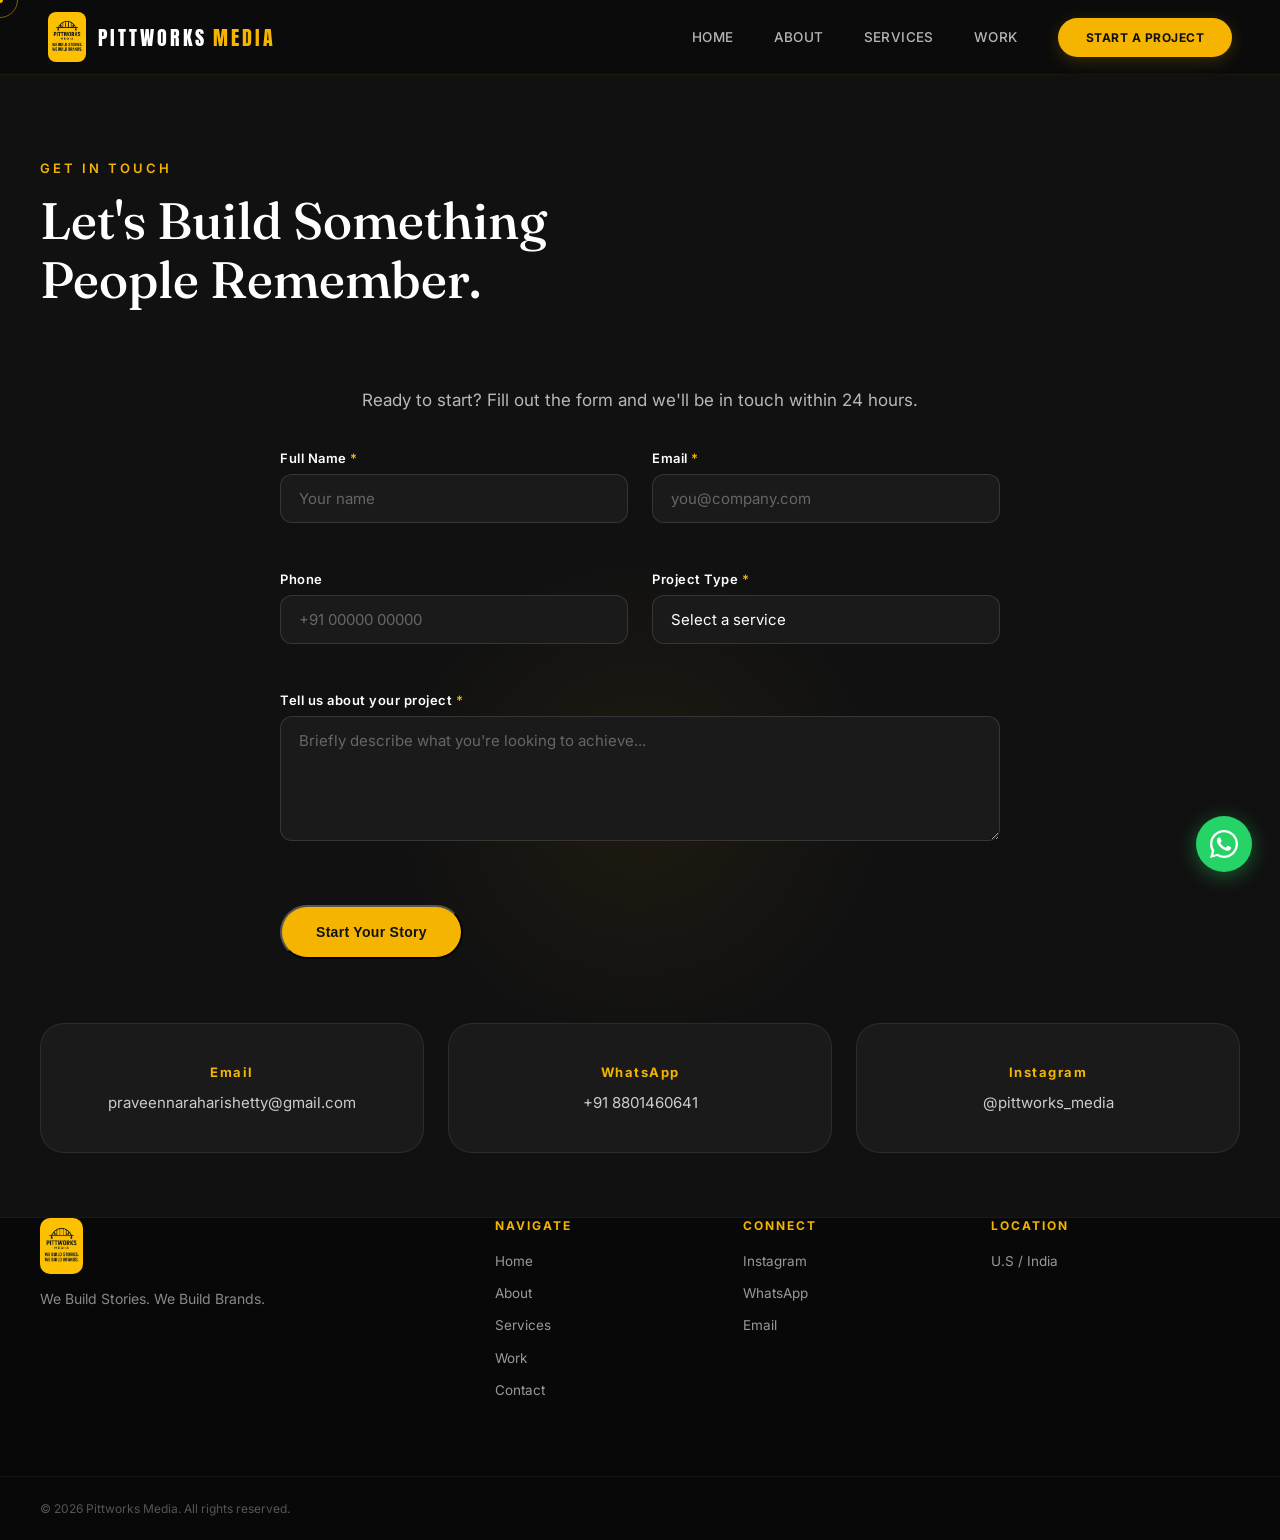
<file: contact.html>
<!DOCTYPE html>
<html lang="en">
<head>
<meta charset="UTF-8">
<meta name="viewport" content="width=device-width, initial-scale=1.0">
<title>Contact — Pittworks Media</title>
<meta name="description" content="Get in touch with Pittworks Media. Book a discovery call and let's build your brand story together.">
<link rel="icon" type="image/svg+xml" href="assets/icons/favicon-32x32.svg">
<link rel="icon" type="image/svg+xml" sizes="16x16" href="assets/icons/favicon-16x16.svg">
<link rel="apple-touch-icon" href="assets/icons/apple-touch-icon.svg">
<link rel="preconnect" href="https://fonts.googleapis.com">
<link rel="preconnect" href="https://fonts.gstatic.com" crossorigin>
<link href="https://fonts.googleapis.com/css2?family=Anton&family=Fraunces:ital,opsz,wght@0,9..144,300;0,9..144,500;0,9..144,600;1,9..144,400&family=Inter:wght@300;400;500;600;700&display=swap" rel="stylesheet">
<link rel="stylesheet" href="css/style.css">
</head>
<body>

<div class="cursor-dot" id="cursorDot"></div>
<div class="cursor-ring" id="cursorRing"></div>
<div class="scroll-progress" id="scrollProgress"></div>

<header class="nav" id="nav">
  <div class="nav-inner">
    <a href="index.html" class="nav-logo"><picture><source srcset="assets/images/logo.webp" type="image/webp"><img src="assets/images/logo.png" alt="Pittworks Media" class="nav-logo-img"></picture><span class="nav-logo-text">PITTWORKS<em>MEDIA</em></span></a>
    <nav class="nav-links">
      <a href="index.html">Home</a>
      <a href="about.html">About</a>
      <a href="services.html">Services</a>
      <a href="work.html">Work</a>
      <a href="contact.html" class="nav-cta active">Start a Project</a>
    </nav>
    <button class="nav-burger" id="navBurger" aria-label="Open menu"><span></span><span></span><span></span></button>
  </div>
  <div class="nav-mobile" id="navMobile">
    <a href="index.html">Home</a><a href="about.html">About</a><a href="services.html">Services</a><a href="work.html">Work</a><a href="contact.html" class="nav-cta">Start a Project</a>
  </div>
</header>

<main id="top">

  <section class="page-header">
    <div class="container">
      <p class="eyebrow reveal-up">GET IN TOUCH</p>
      <h1 class="section-title reveal-up" style="max-width:100%">Let's Build Something<br>People Remember.</h1>
    </div>
  </section>

  <section class="cta-banner" id="contact" style="padding-top: 0;">
    <div class="container">
      <p class="cta-sub reveal-up">Ready to start? Fill out the form and we'll be in touch within 24 hours.</p>

      <form class="contact-form reveal-up" id="contactForm" novalidate>
        <div class="form-row">
          <div class="form-group">
            <label for="contactName">Full Name <span class="required">*</span></label>
            <input type="text" id="contactName" name="name" required autocomplete="name" placeholder="Your name">
            <span class="form-error" aria-live="polite"></span>
          </div>
          <div class="form-group">
            <label for="contactEmail">Email <span class="required">*</span></label>
            <input type="email" id="contactEmail" name="email" required autocomplete="email" placeholder="you@company.com">
            <span class="form-error" aria-live="polite"></span>
          </div>
        </div>
        <div class="form-row">
          <div class="form-group">
            <label for="contactPhone">Phone</label>
            <input type="tel" id="contactPhone" name="phone" autocomplete="tel" placeholder="+91 00000 00000">
            <span class="form-error" aria-live="polite"></span>
          </div>
          <div class="form-group">
            <label for="contactProject">Project Type <span class="required">*</span></label>
            <select id="contactProject" name="project_type" required>
              <option value="" disabled selected>Select a service</option>
              <option value="script-storytelling">Script Writing & Storytelling</option>
              <option value="video-production">High End Video Production</option>
              <option value="on-location">Pan-India On Location Shoots</option>
              <option value="restaurant-branding">Restaurant & Hospitality Branding</option>
              <option value="post-production">Creative Post Production</option>
              <option value="website-logo">Website & Logo Design</option>
              <option value="social-media">Social Media & Content Engine</option>
              <option value="personal-branding">Personal Branding & Growth</option>
              <option value="other">Other</option>
            </select>
            <span class="form-error" aria-live="polite"></span>
          </div>
        </div>
        <div class="form-group form-group-full">
          <label for="contactMessage">Tell us about your project <span class="required">*</span></label>
          <textarea id="contactMessage" name="message" rows="5" required placeholder="Briefly describe what you're looking to achieve..."></textarea>
          <span class="form-error" aria-live="polite"></span>
        </div>
        <button type="submit" class="btn btn-gold magnetic" id="contactSubmit"><span>Start Your Story</span></button>
        <p class="form-status" id="formStatus" aria-live="polite"></p>
      </form>

      <!-- DIRECT CONTACT -->
      <div class="contact-direct reveal-up">
        <div class="contact-card">
          <h4>Email</h4>
          <a href="mailto:praveennaraharishetty@gmail.com">praveennaraharishetty@gmail.com</a>
        </div>
        <div class="contact-card">
          <h4>WhatsApp</h4>
          <a href="https://wa.me/918801460641?text=Hi%20Pittworks%20Media%2C%20I%27m%20interested%20in%20your%20services.%20Let%27s%20connect!" target="_blank" rel="noopener">+91 8801460641</a>
        </div>
        <div class="contact-card">
          <h4>Instagram</h4>
          <a href="https://www.instagram.com/pittworks_media" target="_blank" rel="noopener">@pittworks_media</a>
        </div>
      </div>
    </div>
  </section>

</main>

<footer class="footer">
  <div class="container footer-grid">
    <div class="footer-brand"><picture><source srcset="assets/images/logo.webp" type="image/webp"><img src="assets/images/logo.png" alt="Pittworks Media" class="footer-logo"></picture><p>We Build Stories. We Build Brands.</p></div>
    <div class="footer-col"><h4>Navigate</h4><a href="index.html">Home</a><a href="about.html">About</a><a href="services.html">Services</a><a href="work.html">Work</a><a href="contact.html">Contact</a></div>
    <div class="footer-col"><h4>Connect</h4><a href="https://www.instagram.com/pittworks_media" target="_blank" rel="noopener">Instagram</a><a href="https://wa.me/918801460641?text=Hi%20Pittworks%20Media%2C%20I%27m%20interested%20in%20your%20services.%20Let%27s%20connect!" target="_blank" rel="noopener">WhatsApp</a><a href="mailto:praveennaraharishetty@gmail.com">Email</a></div>
    <div class="footer-col"><h4>Location</h4><p>U.S / India</p></div>
  </div>
  <div class="container footer-bottom"><p>&copy; 2026 Pittworks Media. All rights reserved.</p></div>
</footer>

<button class="to-top" id="toTop" aria-label="Back to top">&uarr;</button>
<script src="js/main.js"></script>
<a href="https://wa.me/918801460641?text=Hi%20Pittworks%20Media%2C%20I%27m%20interested%20in%20your%20services.%20Let%27s%20connect!" target="_blank" rel="noopener" class="whatsapp-float" aria-label="Chat on WhatsApp">
  <svg viewBox="0 0 32 32" width="28" height="28" fill="#fff"><path d="M16.004 0C7.164 0 .004 7.16.004 15.998c0 2.82.736 5.572 2.14 7.998L0 32l8.196-2.148A15.95 15.95 0 0016.004 32C24.844 32 32 24.836 32 15.998 32 7.16 24.844 0 16.004 0zm0 29.332a13.28 13.28 0 01-6.772-1.852l-.484-.288-5.024 1.32 1.344-4.896-.316-.504A13.24 13.24 0 012.672 16C2.672 8.636 8.636 2.672 16.004 2.672c7.364 0 13.328 5.964 13.328 13.328 0 7.368-5.964 13.332-13.328 13.332zm7.308-9.976c-.4-.2-2.368-1.168-2.736-1.3-.368-.136-.636-.2-.904.2-.268.4-1.036 1.3-1.272 1.572-.232.268-.468.3-.868.1-.4-.2-1.688-.62-3.216-1.98-1.188-1.06-1.992-2.368-2.224-2.768-.232-.4-.024-.616.176-.816.18-.18.4-.468.6-.7.2-.236.268-.4.4-.668.136-.268.068-.5-.032-.7-.1-.2-.904-2.18-1.24-2.984-.324-.784-.656-.676-.904-.688-.232-.012-.5-.012-.768-.012s-.7.1-1.068.5c-.368.4-1.4 1.368-1.4 3.336 0 1.968 1.432 3.868 1.632 4.136.2.268 2.824 4.312 6.84 6.048.956.412 1.7.66 2.284.844.96.304 1.832.26 2.524.16.768-.116 2.368-.968 2.704-1.904.332-.936.332-1.74.232-1.904-.1-.168-.368-.268-.768-.468z"/></svg>
</a>
</body>
</html>
</file>
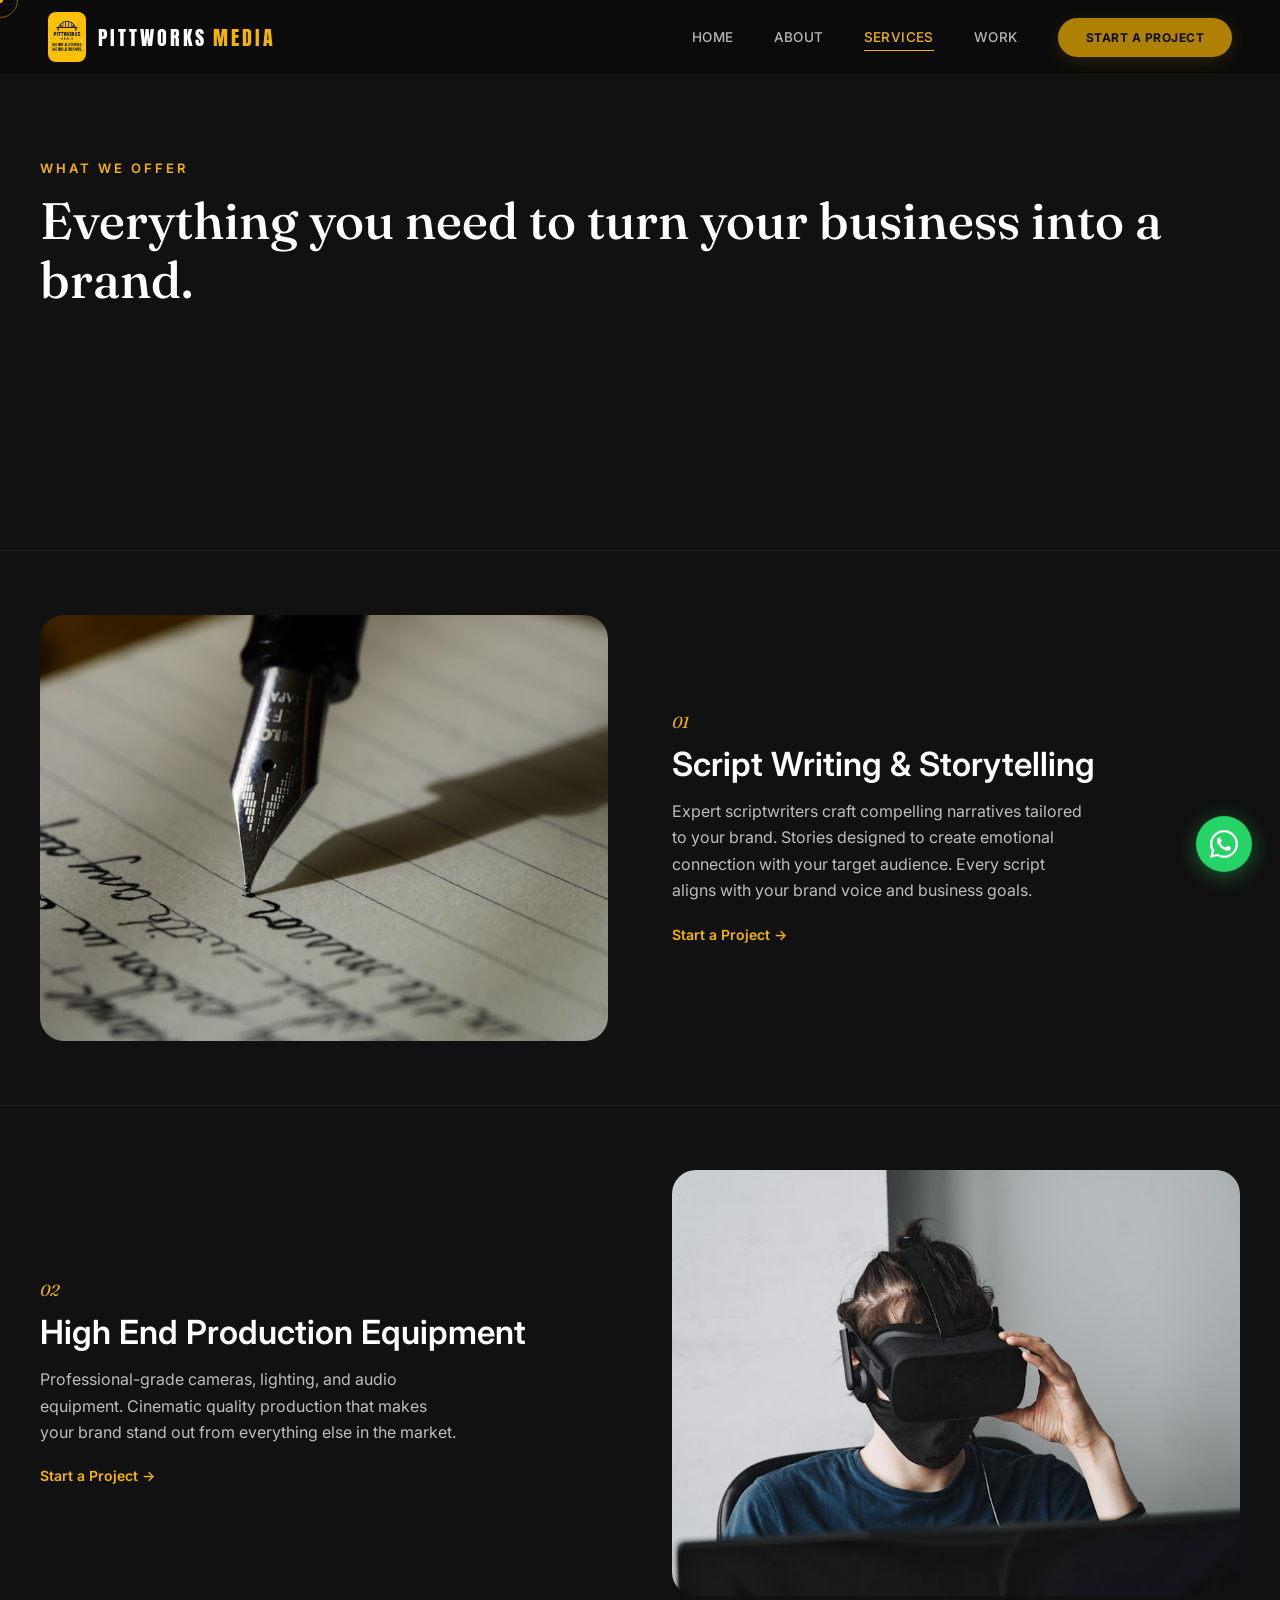
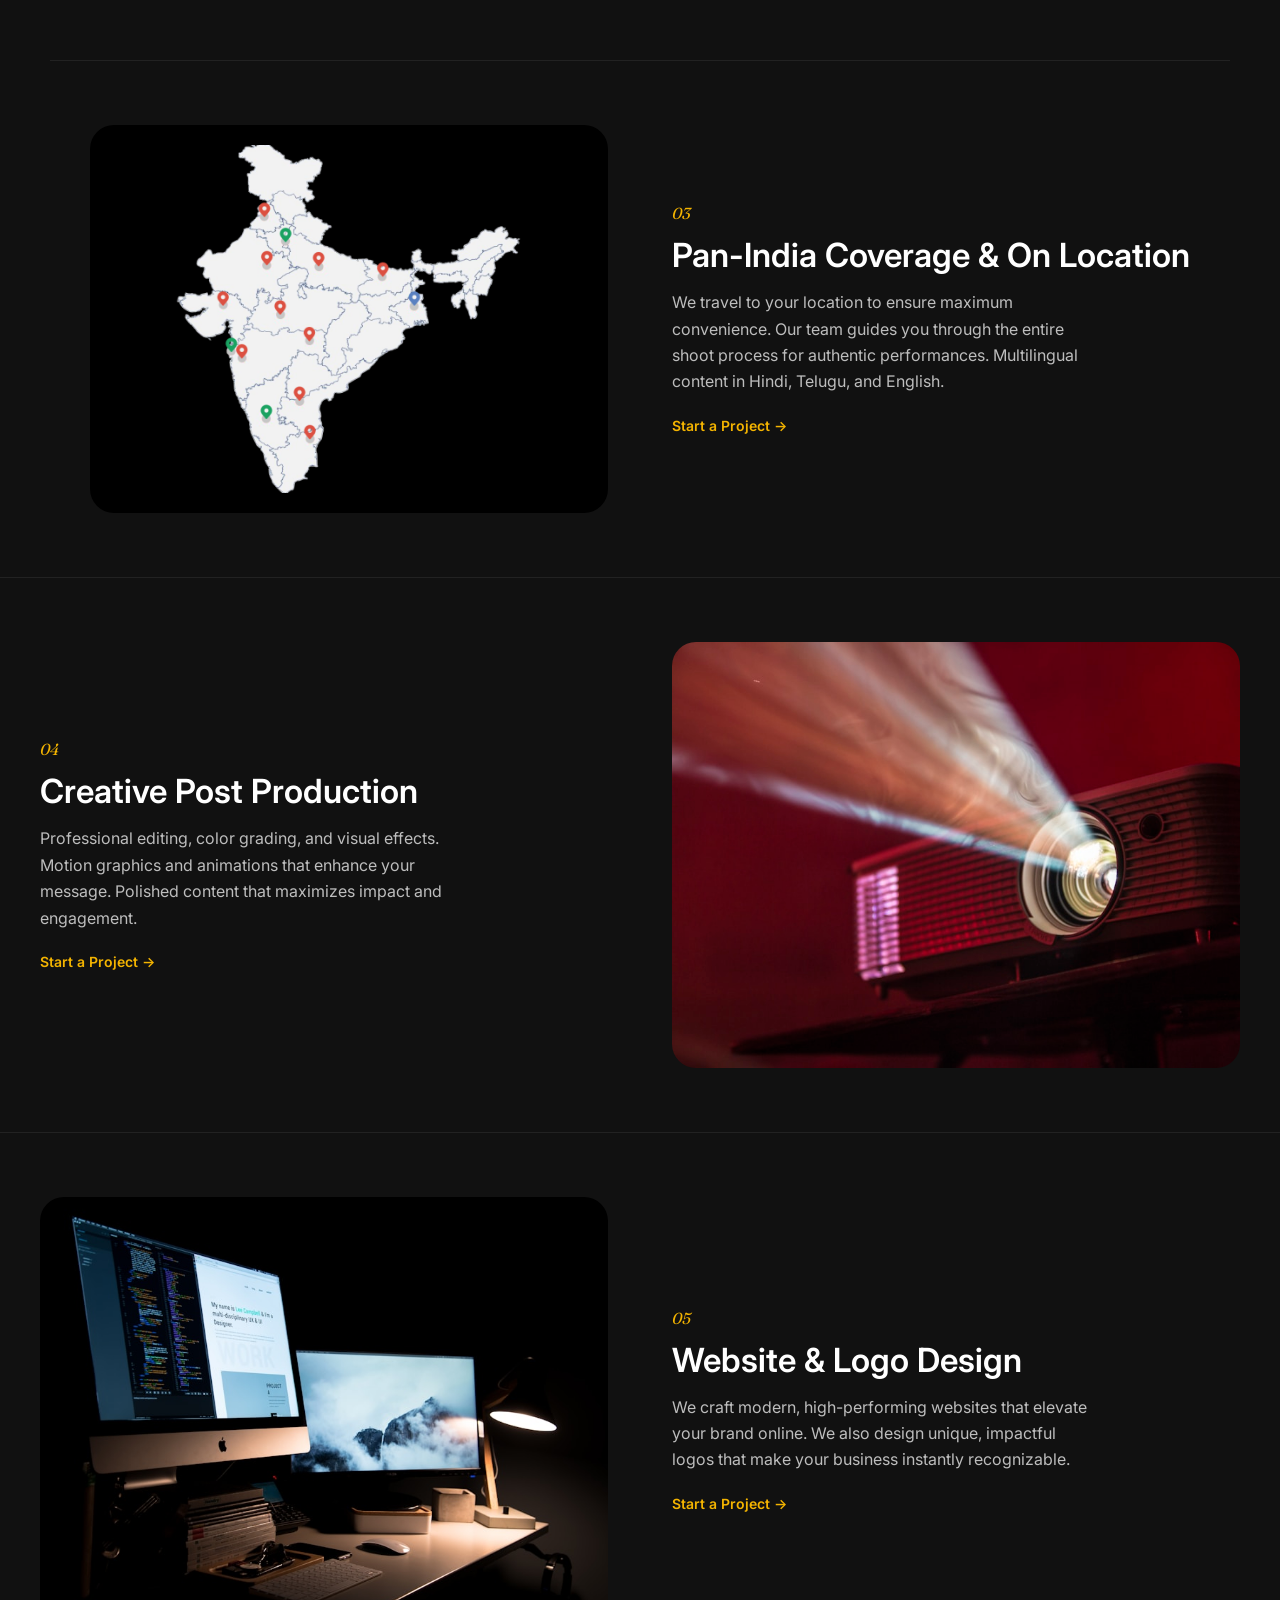
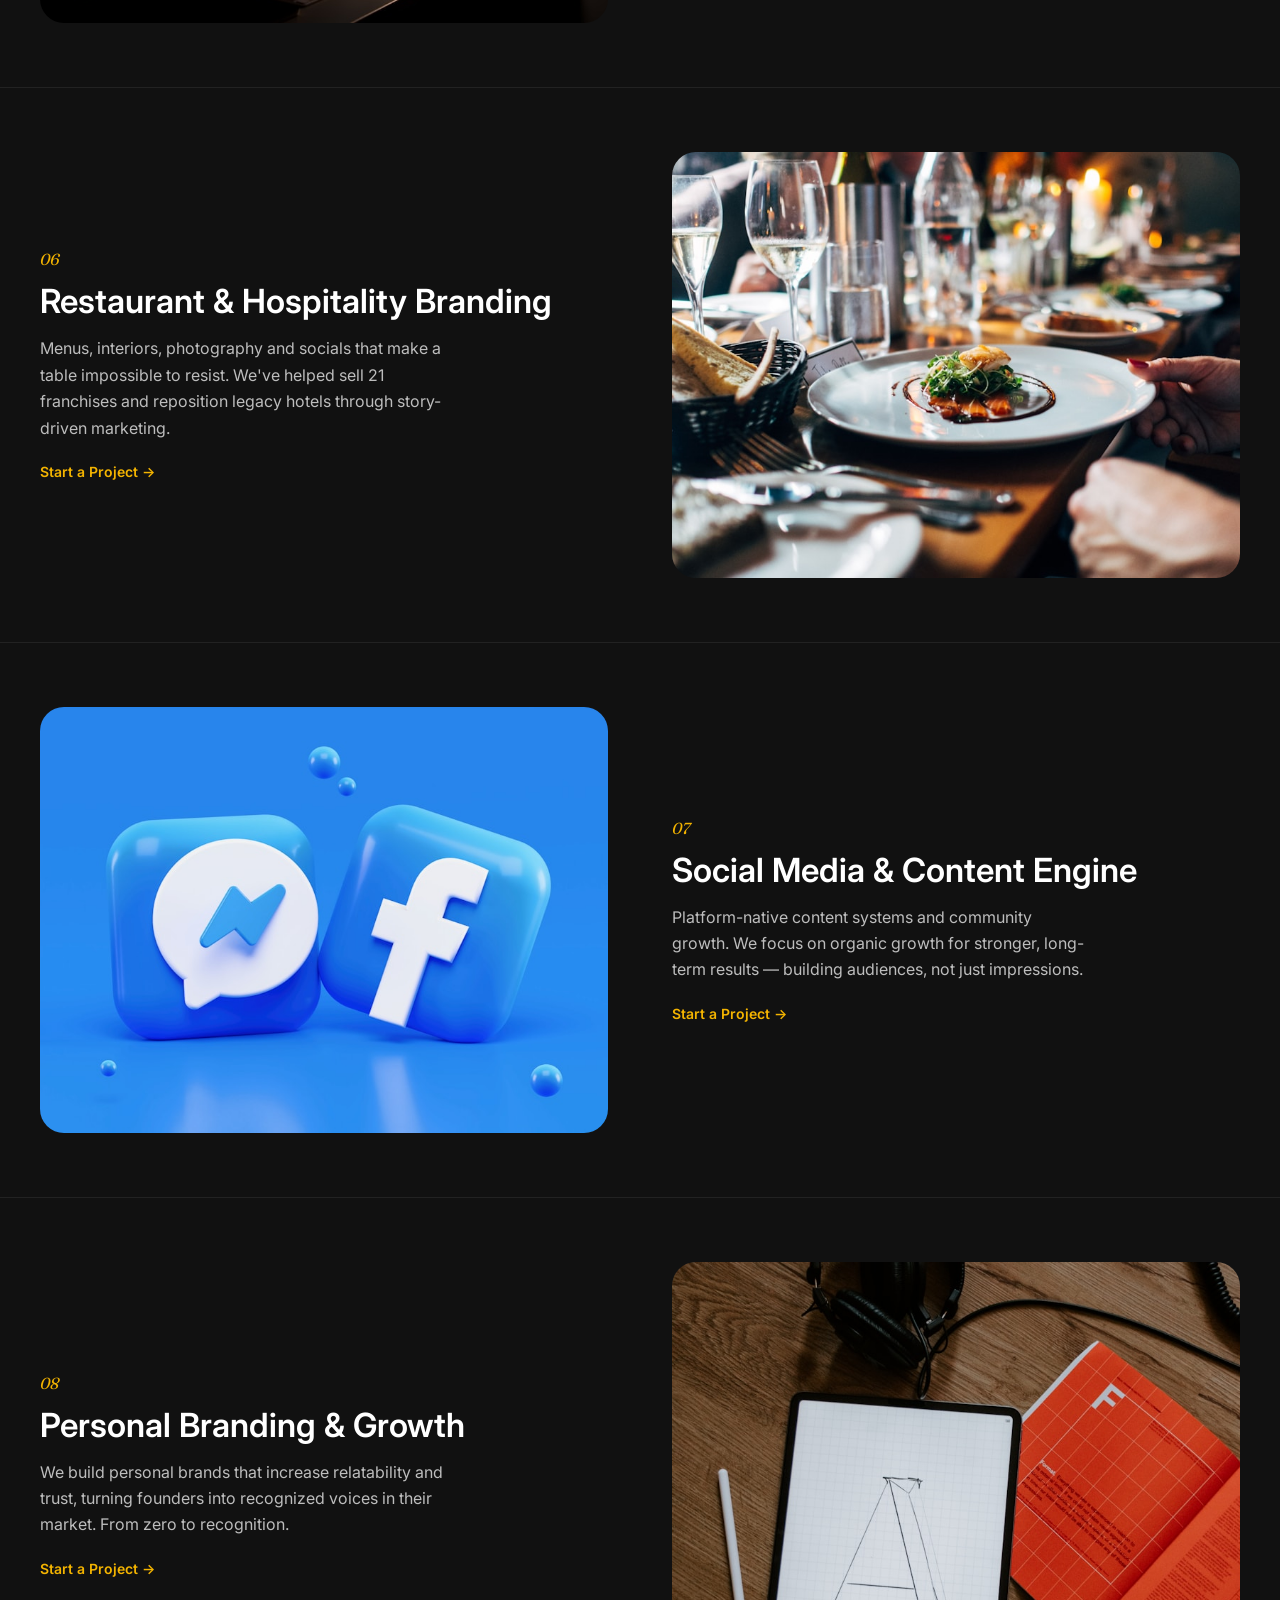
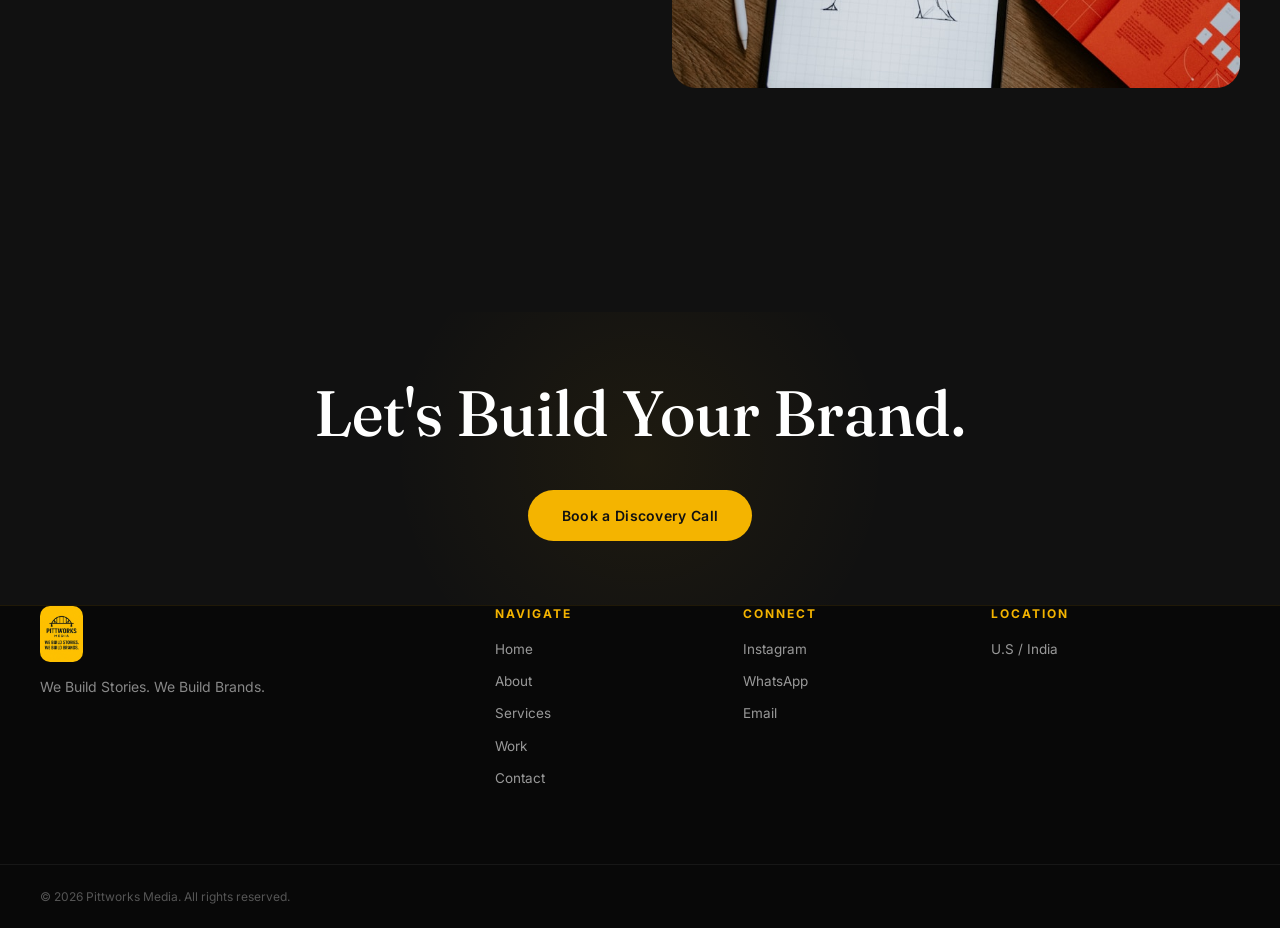
<file: services.html>
<!DOCTYPE html>
<html lang="en">
<head>
<meta charset="UTF-8">
<meta name="viewport" content="width=device-width, initial-scale=1.0">
<title>Services — Pittworks Media</title>
<meta name="description" content="Pittworks Media services: Script Writing, Video Production, Restaurant Branding, Post Production, Website & Logo Design, Social Media, Personal Branding.">
<link rel="icon" type="image/svg+xml" href="assets/icons/favicon-32x32.svg">
<link rel="icon" type="image/svg+xml" sizes="16x16" href="assets/icons/favicon-16x16.svg">
<link rel="apple-touch-icon" href="assets/icons/apple-touch-icon.svg">
<link rel="preconnect" href="https://fonts.googleapis.com">
<link rel="preconnect" href="https://fonts.gstatic.com" crossorigin>
<link href="https://fonts.googleapis.com/css2?family=Anton&family=Fraunces:ital,opsz,wght@0,9..144,300;0,9..144,500;0,9..144,600;1,9..144,400&family=Inter:wght@300;400;500;600;700&display=swap" rel="stylesheet">
<link rel="stylesheet" href="css/style.css">
</head>
<body>

<div class="cursor-dot" id="cursorDot"></div>
<div class="cursor-ring" id="cursorRing"></div>
<div class="scroll-progress" id="scrollProgress"></div>

<header class="nav" id="nav">
  <div class="nav-inner">
    <a href="index.html" class="nav-logo"><picture><source srcset="assets/images/logo.webp" type="image/webp"><img src="assets/images/logo.png" alt="Pittworks Media" class="nav-logo-img"></picture><span class="nav-logo-text">PITTWORKS<em>MEDIA</em></span></a>
    <nav class="nav-links">
      <a href="index.html">Home</a>
      <a href="about.html">About</a>
      <a href="services.html" class="active">Services</a>
      <a href="work.html">Work</a>
      <a href="contact.html" class="nav-cta">Start a Project</a>
    </nav>
    <button class="nav-burger" id="navBurger" aria-label="Open menu"><span></span><span></span><span></span></button>
  </div>
  <div class="nav-mobile" id="navMobile">
    <a href="index.html">Home</a><a href="about.html">About</a><a href="services.html">Services</a><a href="work.html">Work</a><a href="contact.html" class="nav-cta">Start a Project</a>
  </div>
</header>

<main id="top">

  <section class="page-header">
    <div class="container">
      <p class="eyebrow reveal-up">WHAT WE OFFER</p>
      <h1 class="section-title reveal-up" style="max-width:100%">Everything you need to turn your business into a brand.</h1>
    </div>
  </section>

  <section class="services" id="services">
    <div class="services-list">
      <div class="service-row reveal-up">
        <div class="service-media"><img src="assets/images/service-brand-strategy.jpg" alt="Script writing and storytelling" loading="lazy" class="service-media-inner"></div>
        <div class="service-info">
          <span class="service-index">01</span>
          <h3>Script Writing &amp; Storytelling</h3>
          <p>Expert scriptwriters craft compelling narratives tailored to your brand. Stories designed to create emotional connection with your target audience. Every script aligns with your brand voice and business goals.</p>
          <a href="contact.html" class="service-link">Start a Project →</a>
        </div>
      </div>
      <div class="service-row reverse reveal-up">
        <div class="service-media"><img src="assets/images/service-video-production.jpg" alt="High end production equipment" loading="lazy" class="service-media-inner"></div>
        <div class="service-info">
          <span class="service-index">02</span>
          <h3>High End Production Equipment</h3>
          <p>Professional-grade cameras, lighting, and audio equipment. Cinematic quality production that makes your brand stand out from everything else in the market.</p>
          <a href="contact.html" class="service-link">Start a Project →</a>
        </div>
      </div>
      <div class="service-row reveal-up">
        <div class="service-media" style="background:#000"><img src="assets/images/service-commercial-shoots.png" alt="India map showing pan-India coverage" loading="lazy" class="service-media-inner"></div>
        <div class="service-info">
          <span class="service-index">03</span>
          <h3>Pan-India Coverage &amp; On Location</h3>
          <p>We travel to your location to ensure maximum convenience. Our team guides you through the entire shoot process for authentic performances. Multilingual content in Hindi, Telugu, and English.</p>
          <a href="contact.html" class="service-link">Start a Project →</a>
        </div>
      </div>
      <div class="service-row reverse reveal-up">
        <div class="service-media"><img src="assets/images/service-social-media.jpg" alt="Creative post production" loading="lazy" class="service-media-inner"></div>
        <div class="service-info">
          <span class="service-index">04</span>
          <h3>Creative Post Production</h3>
          <p>Professional editing, color grading, and visual effects. Motion graphics and animations that enhance your message. Polished content that maximizes impact and engagement.</p>
          <a href="contact.html" class="service-link">Start a Project →</a>
        </div>
      </div>
      <div class="service-row reveal-up">
        <div class="service-media"><img src="assets/images/service-graphic-design.jpg" alt="Website and logo design" loading="lazy" class="service-media-inner"></div>
        <div class="service-info">
          <span class="service-index">05</span>
          <h3>Website &amp; Logo Design</h3>
          <p>We craft modern, high-performing websites that elevate your brand online. We also design unique, impactful logos that make your business instantly recognizable.</p>
          <a href="contact.html" class="service-link">Start a Project →</a>
        </div>
      </div>
      <div class="service-row reverse reveal-up">
        <div class="service-media"><img src="assets/images/service-restaurant-branding.jpg" alt="Restaurant and hospitality branding" loading="lazy" class="service-media-inner"></div>
        <div class="service-info">
          <span class="service-index">06</span>
          <h3>Restaurant &amp; Hospitality Branding</h3>
          <p>Menus, interiors, photography and socials that make a table impossible to resist. We've helped sell 21 franchises and reposition legacy hotels through story-driven marketing.</p>
          <a href="contact.html" class="service-link">Start a Project →</a>
        </div>
      </div>
      <div class="service-row reveal-up">
        <div class="service-media"><img src="assets/images/service-campaigns.jpg" alt="Social media and content engine" loading="lazy" class="service-media-inner"></div>
        <div class="service-info">
          <span class="service-index">07</span>
          <h3>Social Media &amp; Content Engine</h3>
          <p>Platform-native content systems and community growth. We focus on organic growth for stronger, long-term results — building audiences, not just impressions.</p>
          <a href="contact.html" class="service-link">Start a Project →</a>
        </div>
      </div>
      <div class="service-row reverse reveal-up">
        <div class="service-media"><img src="assets/images/service-digital-marketing.jpg" alt="Personal branding" loading="lazy" class="service-media-inner"></div>
        <div class="service-info">
          <span class="service-index">08</span>
          <h3>Personal Branding &amp; Growth</h3>
          <p>We build personal brands that increase relatability and trust, turning founders into recognized voices in their market. From zero to recognition.</p>
          <a href="contact.html" class="service-link">Start a Project →</a>
        </div>
      </div>
    </div>
  </section>

  <section class="cta-banner">
    <div class="container">
      <h2 class="reveal-up">Let's Build Your Brand.</h2>
      <a href="contact.html" class="btn btn-gold magnetic reveal-up"><span>Book a Discovery Call</span></a>
    </div>
  </section>
</main>

<footer class="footer">
  <div class="container footer-grid">
    <div class="footer-brand"><picture><source srcset="assets/images/logo.webp" type="image/webp"><img src="assets/images/logo.png" alt="Pittworks Media" class="footer-logo"></picture><p>We Build Stories. We Build Brands.</p></div>
    <div class="footer-col"><h4>Navigate</h4><a href="index.html">Home</a><a href="about.html">About</a><a href="services.html">Services</a><a href="work.html">Work</a><a href="contact.html">Contact</a></div>
    <div class="footer-col"><h4>Connect</h4><a href="https://www.instagram.com/pittworks_media" target="_blank" rel="noopener">Instagram</a><a href="https://wa.me/918801460641?text=Hi%20Pittworks%20Media%2C%20I%27m%20interested%20in%20your%20services.%20Let%27s%20connect!" target="_blank" rel="noopener">WhatsApp</a><a href="mailto:praveennaraharishetty@gmail.com">Email</a></div>
    <div class="footer-col"><h4>Location</h4><p>U.S / India</p></div>
  </div>
  <div class="container footer-bottom"><p>&copy; 2026 Pittworks Media. All rights reserved.</p></div>
</footer>

<button class="to-top" id="toTop" aria-label="Back to top">&uarr;</button>
<script src="js/main.js"></script>
<a href="https://wa.me/918801460641?text=Hi%20Pittworks%20Media%2C%20I%27m%20interested%20in%20your%20services.%20Let%27s%20connect!" target="_blank" rel="noopener" class="whatsapp-float" aria-label="Chat on WhatsApp">
  <svg viewBox="0 0 32 32" width="28" height="28" fill="#fff"><path d="M16.004 0C7.164 0 .004 7.16.004 15.998c0 2.82.736 5.572 2.14 7.998L0 32l8.196-2.148A15.95 15.95 0 0016.004 32C24.844 32 32 24.836 32 15.998 32 7.16 24.844 0 16.004 0zm0 29.332a13.28 13.28 0 01-6.772-1.852l-.484-.288-5.024 1.32 1.344-4.896-.316-.504A13.24 13.24 0 012.672 16C2.672 8.636 8.636 2.672 16.004 2.672c7.364 0 13.328 5.964 13.328 13.328 0 7.368-5.964 13.332-13.328 13.332zm7.308-9.976c-.4-.2-2.368-1.168-2.736-1.3-.368-.136-.636-.2-.904.2-.268.4-1.036 1.3-1.272 1.572-.232.268-.468.3-.868.1-.4-.2-1.688-.62-3.216-1.98-1.188-1.06-1.992-2.368-2.224-2.768-.232-.4-.024-.616.176-.816.18-.18.4-.468.6-.7.2-.236.268-.4.4-.668.136-.268.068-.5-.032-.7-.1-.2-.904-2.18-1.24-2.984-.324-.784-.656-.676-.904-.688-.232-.012-.5-.012-.768-.012s-.7.1-1.068.5c-.368.4-1.4 1.368-1.4 3.336 0 1.968 1.432 3.868 1.632 4.136.2.268 2.824 4.312 6.84 6.048.956.412 1.7.66 2.284.844.96.304 1.832.26 2.524.16.768-.116 2.368-.968 2.704-1.904.332-.936.332-1.74.232-1.904-.1-.168-.368-.268-.768-.468z"/></svg>
</a>
</body>
</html>
</file>
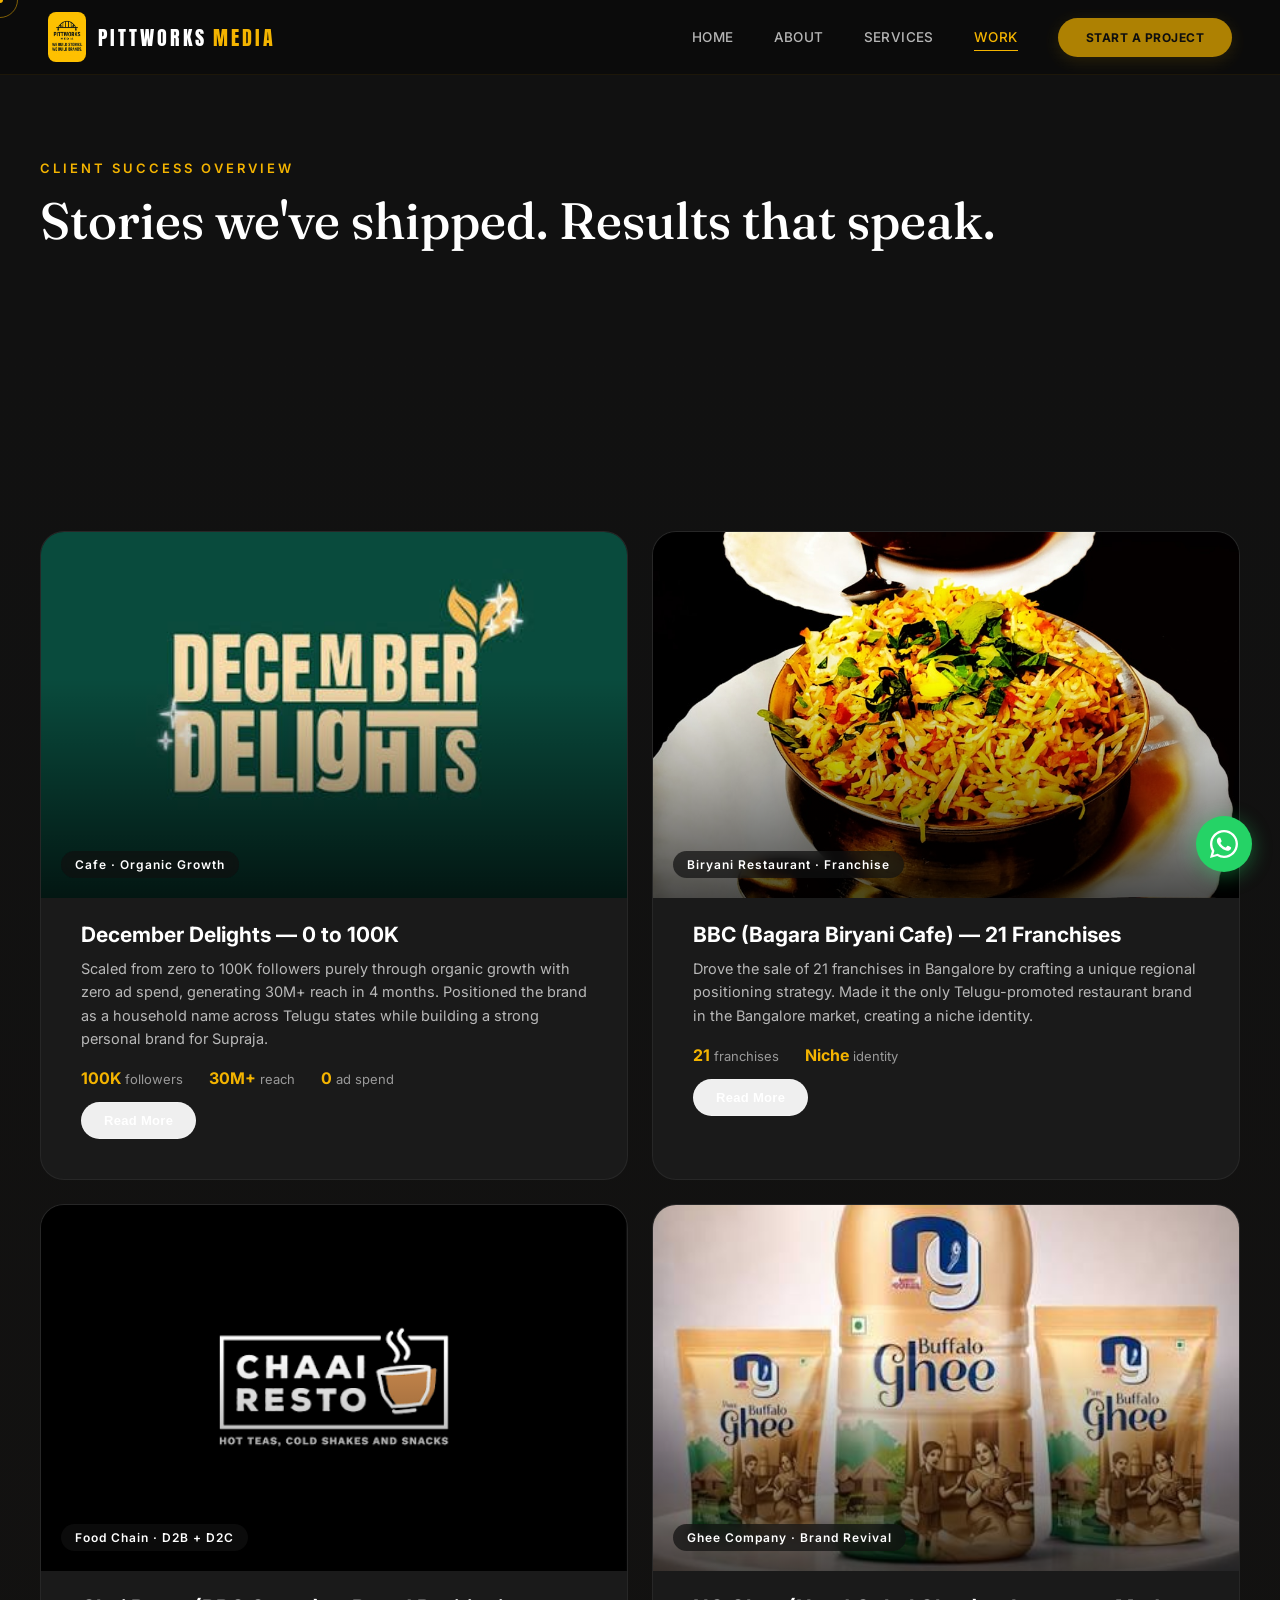
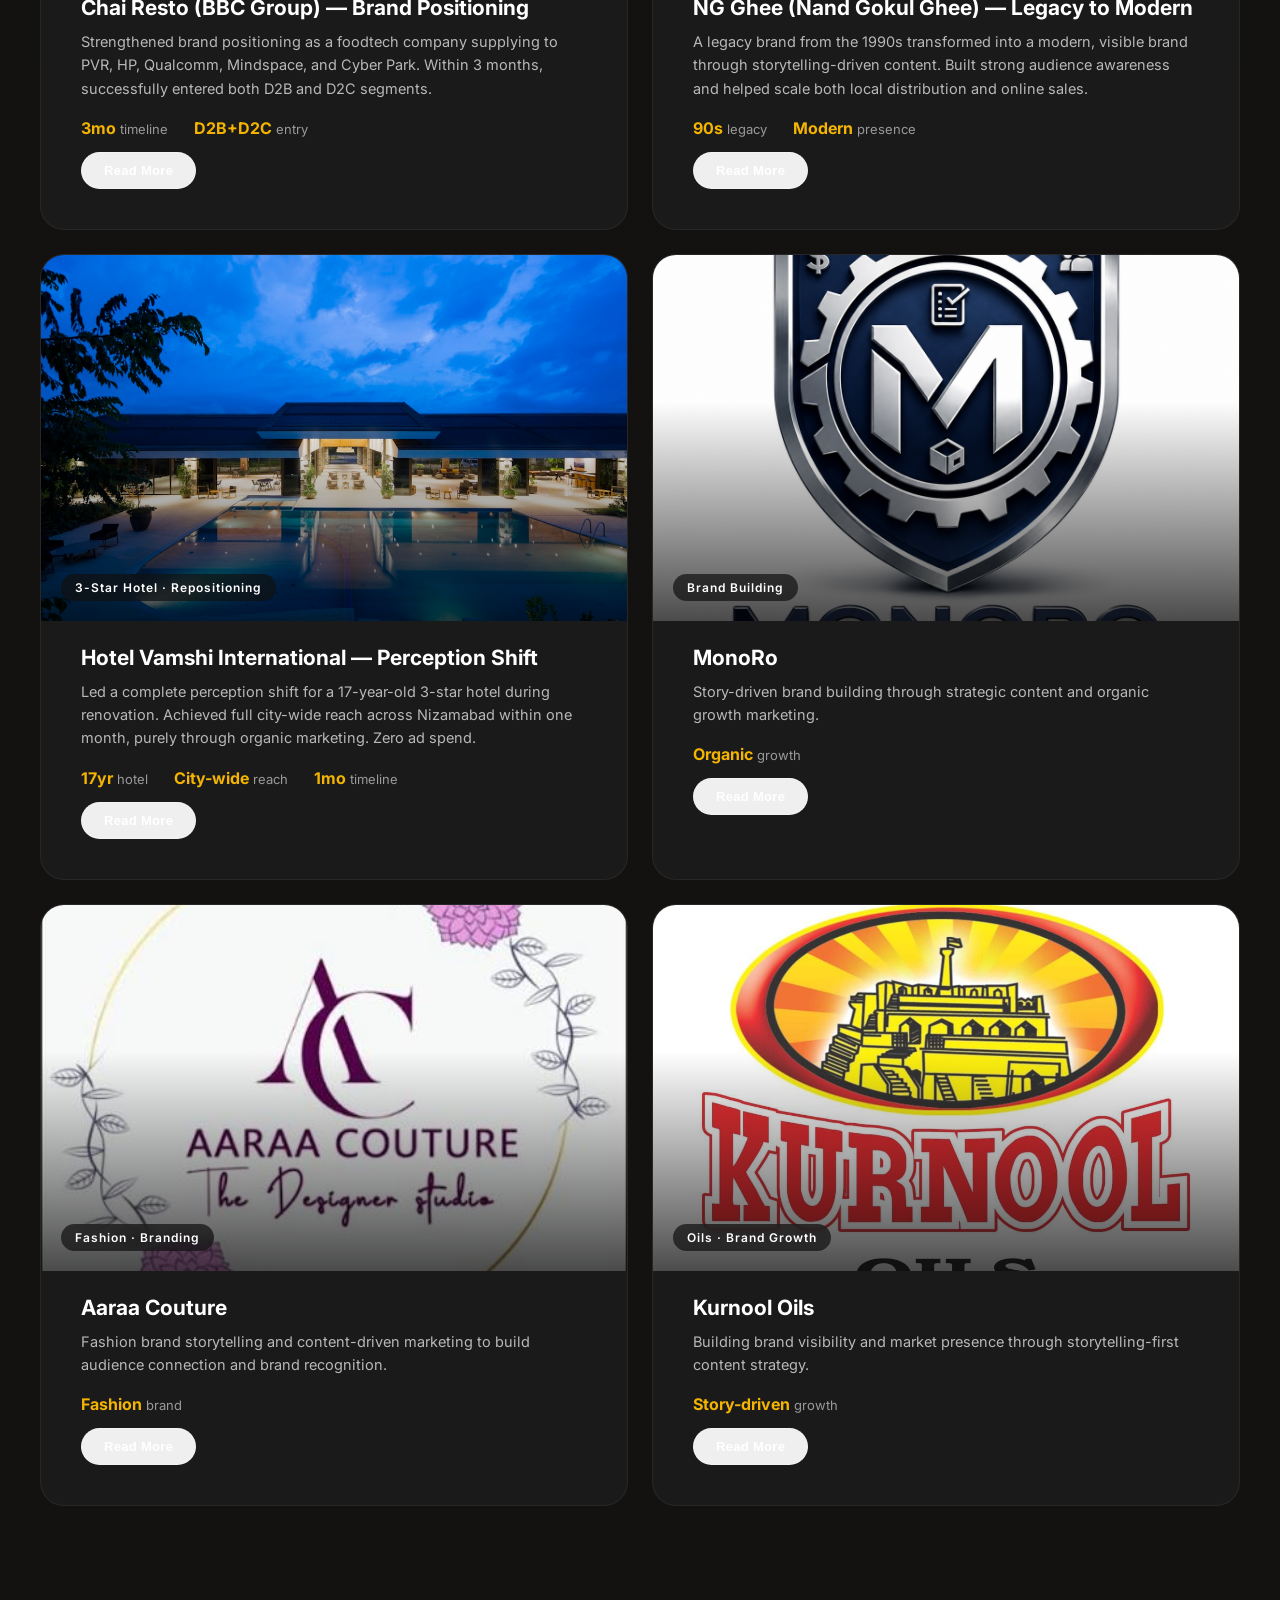
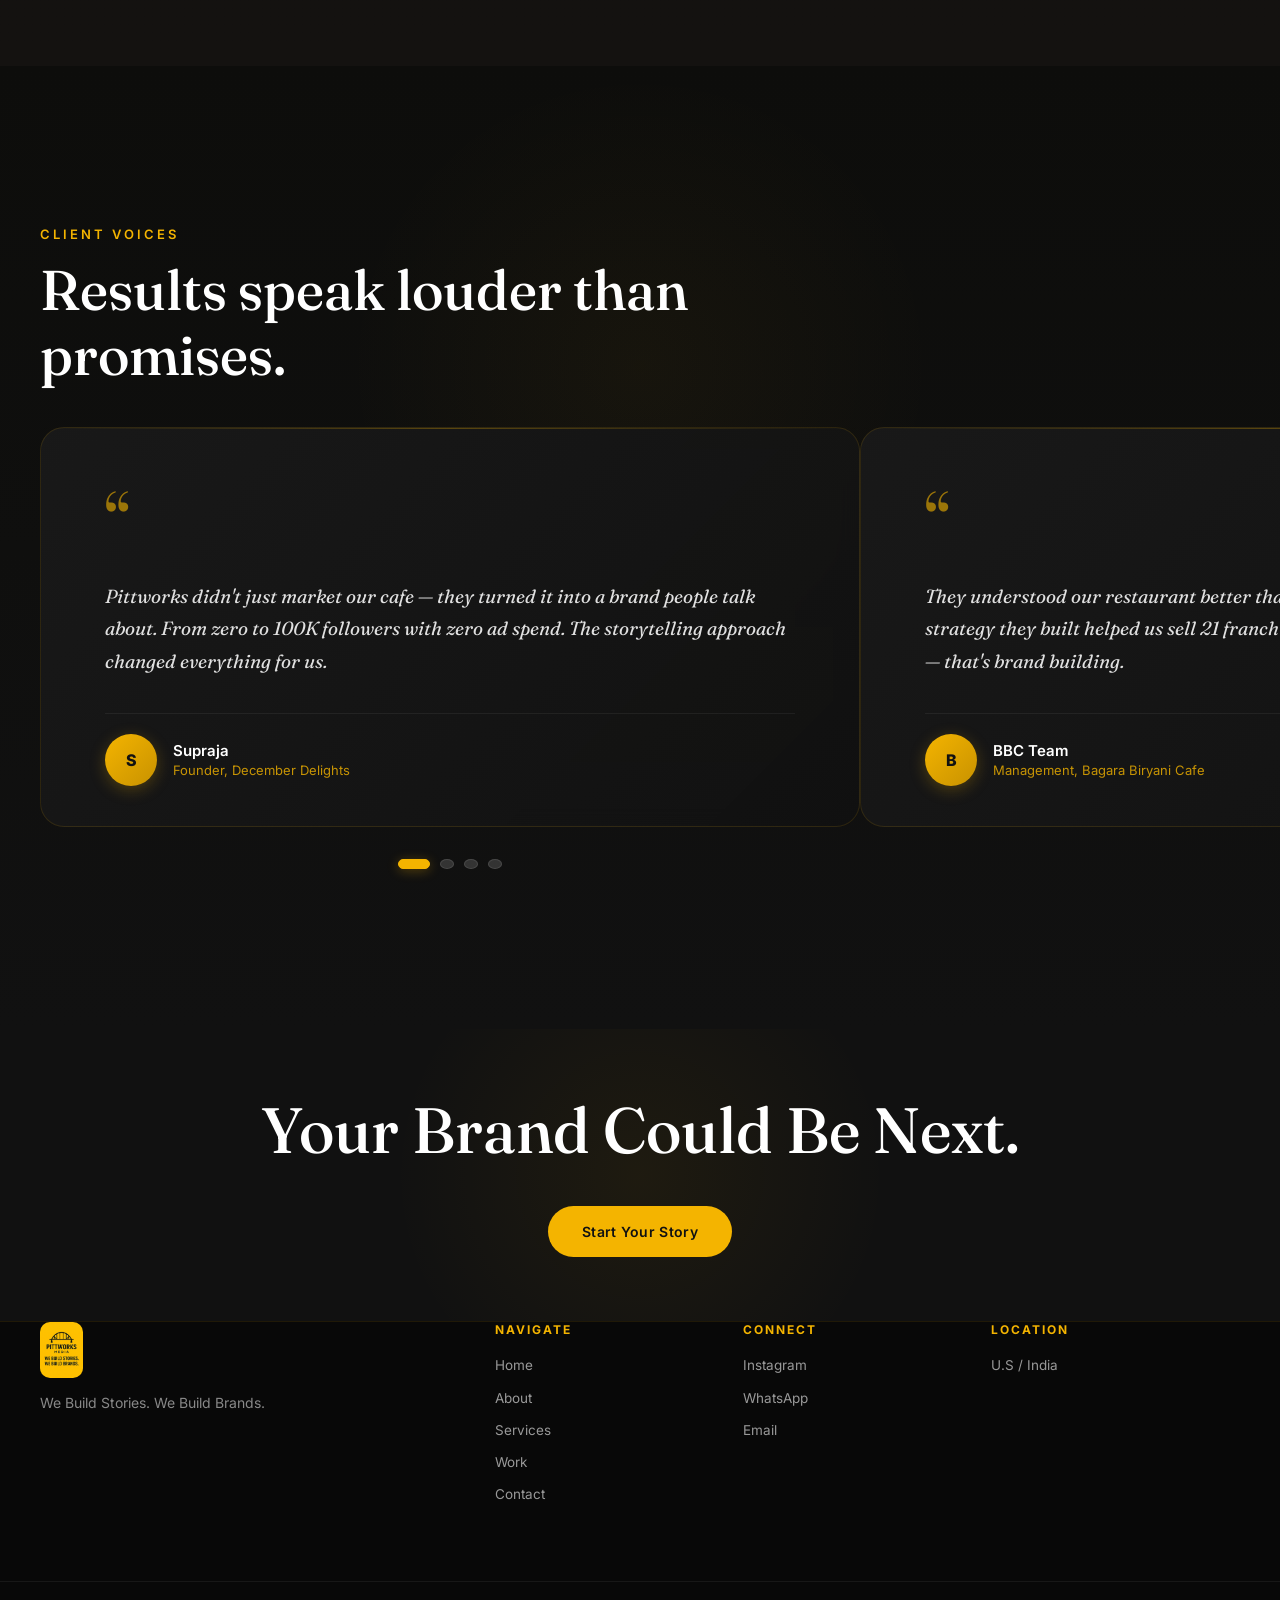
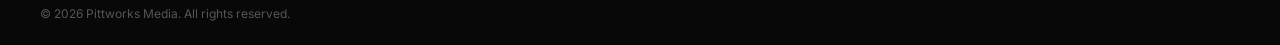
<file: work.html>
<!DOCTYPE html>
<html lang="en">
<head>
<meta charset="UTF-8">
<meta name="viewport" content="width=device-width, initial-scale=1.0">
<title>Our Work — Pittworks Media</title>
<meta name="description" content="See our client success stories: December Delights, BBC, NG Ghee, Hotel Vamshee, Chaai Resto, Frame X. Story-driven results.">
<link rel="icon" type="image/svg+xml" href="assets/icons/favicon-32x32.svg">
<link rel="icon" type="image/svg+xml" sizes="16x16" href="assets/icons/favicon-16x16.svg">
<link rel="apple-touch-icon" href="assets/icons/apple-touch-icon.svg">
<link rel="preconnect" href="https://fonts.googleapis.com">
<link rel="preconnect" href="https://fonts.gstatic.com" crossorigin>
<link href="https://fonts.googleapis.com/css2?family=Anton&family=Fraunces:ital,opsz,wght@0,9..144,300;0,9..144,500;0,9..144,600;1,9..144,400&family=Inter:wght@300;400;500;600;700&display=swap" rel="stylesheet">
<link rel="stylesheet" href="css/style.css">
</head>
<body>

<div class="cursor-dot" id="cursorDot"></div>
<div class="cursor-ring" id="cursorRing"></div>
<div class="scroll-progress" id="scrollProgress"></div>

<header class="nav" id="nav">
  <div class="nav-inner">
    <a href="index.html" class="nav-logo"><picture><source srcset="assets/images/logo.webp" type="image/webp"><img src="assets/images/logo.png" alt="Pittworks Media" class="nav-logo-img"></picture><span class="nav-logo-text">PITTWORKS<em>MEDIA</em></span></a>
    <nav class="nav-links">
      <a href="index.html">Home</a>
      <a href="about.html">About</a>
      <a href="services.html">Services</a>
      <a href="work.html" class="active">Work</a>
      <a href="contact.html" class="nav-cta">Start a Project</a>
    </nav>
    <button class="nav-burger" id="navBurger" aria-label="Open menu"><span></span><span></span><span></span></button>
  </div>
  <div class="nav-mobile" id="navMobile">
    <a href="index.html">Home</a><a href="about.html">About</a><a href="services.html">Services</a><a href="work.html">Work</a><a href="contact.html" class="nav-cta">Start a Project</a>
  </div>
</header>

<main id="top">

  <section class="page-header">
    <div class="container">
      <p class="eyebrow reveal-up">CLIENT SUCCESS OVERVIEW</p>
      <h1 class="section-title reveal-up" style="max-width:100%">Stories we've shipped. Results that speak.</h1>
    </div>
  </section>

  <section class="portfolio" id="work">
    <div class="portfolio-grid container">
      <article class="portfolio-card reveal-up" data-case-study="december-delights">
        <div class="portfolio-media">
          <img src="assets/images/portfolio-forge.jpg" alt="December Delights cafe — organic growth" loading="lazy">
          <span class="portfolio-tag">Cafe · Organic Growth</span>
        </div>
        <div class="portfolio-body">
          <h3>December Delights — 0 to 100K</h3>
          <p>Scaled from zero to 100K followers purely through organic growth with zero ad spend, generating 30M+ reach in 4 months. Positioned the brand as a household name across Telugu states while building a strong personal brand for Supraja.</p>
          <div class="portfolio-stats"><span><strong>100K</strong> followers</span><span><strong>30M+</strong> reach</span><span><strong>0</strong> ad spend</span></div>
          <button class="btn btn-outline btn-sm portfolio-read-more magnetic" aria-label="Read more about December Delights"><span>Read More</span></button>
        </div>
      </article>
      <article class="portfolio-card reveal-up" style="--d:0.08s" data-case-study="bbc">
        <div class="portfolio-media">
          <img src="assets/images/portfolio-haven.jpg" alt="BBC Bagara Biryani Cafe — franchise growth" loading="lazy">
          <span class="portfolio-tag">Biryani Restaurant · Franchise</span>
        </div>
        <div class="portfolio-body">
          <h3>BBC (Bagara Biryani Cafe) — 21 Franchises</h3>
          <p>Drove the sale of 21 franchises in Bangalore by crafting a unique regional positioning strategy. Made it the only Telugu-promoted restaurant brand in the Bangalore market, creating a niche identity.</p>
          <div class="portfolio-stats"><span><strong>21</strong> franchises</span><span><strong>Niche</strong> identity</span></div>
          <button class="btn btn-outline btn-sm portfolio-read-more magnetic" aria-label="Read more about BBC"><span>Read More</span></button>
        </div>
      </article>
      <article class="portfolio-card reveal-up" style="--d:0.16s" data-case-study="chai-resto">
        <div class="portfolio-media">
          <img src="assets/images/portfolio-meridian.jpg" alt="Chai Resto — food chain brand positioning" loading="lazy">
          <span class="portfolio-tag">Food Chain · D2B + D2C</span>
        </div>
        <div class="portfolio-body">
          <h3>Chai Resto (BBC Group) — Brand Positioning</h3>
          <p>Strengthened brand positioning as a foodtech company supplying to PVR, HP, Qualcomm, Mindspace, and Cyber Park. Within 3 months, successfully entered both D2B and D2C segments.</p>
          <div class="portfolio-stats"><span><strong>3mo</strong> timeline</span><span><strong>D2B+D2C</strong> entry</span></div>
          <button class="btn btn-outline btn-sm portfolio-read-more magnetic" aria-label="Read more about Chai Resto"><span>Read More</span></button>
        </div>
      </article>
      <article class="portfolio-card reveal-up" style="--d:0.24s" data-case-study="ng-ghee">
        <div class="portfolio-media">
          <img src="assets/images/portfolio-ng-ghee.jpg?v=2" alt="NG Ghee — traditional Indian ghee brand" loading="lazy">
          <span class="portfolio-tag">Ghee Company · Brand Revival</span>
        </div>
        <div class="portfolio-body">
          <h3>NG Ghee (Nand Gokul Ghee) — Legacy to Modern</h3>
          <p>A legacy brand from the 1990s transformed into a modern, visible brand through storytelling-driven content. Built strong audience awareness and helped scale both local distribution and online sales.</p>
          <div class="portfolio-stats"><span><strong>90s</strong> legacy</span><span><strong>Modern</strong> presence</span></div>
          <button class="btn btn-outline btn-sm portfolio-read-more magnetic" aria-label="Read more about NG Ghee"><span>Read More</span></button>
        </div>
      </article>
      <article class="portfolio-card reveal-up" data-case-study="hotel-vamshi">
        <div class="portfolio-media">
          <img src="assets/images/portfolio-hotel-vamshi.jpg" alt="Hotel Vamshi International — luxury hotel" loading="lazy">
          <span class="portfolio-tag">3-Star Hotel · Repositioning</span>
        </div>
        <div class="portfolio-body">
          <h3>Hotel Vamshi International — Perception Shift</h3>
          <p>Led a complete perception shift for a 17-year-old 3-star hotel during renovation. Achieved full city-wide reach across Nizamabad within one month, purely through organic marketing. Zero ad spend.</p>
          <div class="portfolio-stats"><span><strong>17yr</strong> hotel</span><span><strong>City-wide</strong> reach</span><span><strong>1mo</strong> timeline</span></div>
          <button class="btn btn-outline btn-sm portfolio-read-more magnetic" aria-label="Read more about Hotel Vamshi"><span>Read More</span></button>
        </div>
      </article>
      <article class="portfolio-card reveal-up" style="--d:0.08s" data-case-study="monoro">
        <div class="portfolio-media">
          <img src="assets/images/portfolio-monoro.jpg?v=2" alt="MonoRo — fashion and lifestyle brand" loading="lazy">
          <span class="portfolio-tag">Brand Building</span>
        </div>
        <div class="portfolio-body">
          <h3>MonoRo</h3>
          <p>Story-driven brand building through strategic content and organic growth marketing.</p>
          <div class="portfolio-stats"><span><strong>Organic</strong> growth</span></div>
          <button class="btn btn-outline btn-sm portfolio-read-more magnetic" aria-label="Read more about MonoRo"><span>Read More</span></button>
        </div>
      </article>
      <article class="portfolio-card reveal-up" style="--d:0.16s" data-case-study="aaraa-couture">
        <div class="portfolio-media">
          <img src="assets/images/portfolio-aaraa.jpg" alt="Aaraa Couture — fashion brand" loading="lazy">
          <span class="portfolio-tag">Fashion · Branding</span>
        </div>
        <div class="portfolio-body">
          <h3>Aaraa Couture</h3>
          <p>Fashion brand storytelling and content-driven marketing to build audience connection and brand recognition.</p>
          <div class="portfolio-stats"><span><strong>Fashion</strong> brand</span></div>
          <button class="btn btn-outline btn-sm portfolio-read-more magnetic" aria-label="Read more about Aaraa Couture"><span>Read More</span></button>
        </div>
      </article>
      <article class="portfolio-card reveal-up" style="--d:0.24s" data-case-study="kurnool-oils">
        <div class="portfolio-media">
          <img src="assets/images/portfolio-kurnool.jpg?v=2" alt="Kurnool Oils — cooking oils brand" loading="lazy">
          <span class="portfolio-tag">Oils · Brand Growth</span>
        </div>
        <div class="portfolio-body">
          <h3>Kurnool Oils</h3>
          <p>Building brand visibility and market presence through storytelling-first content strategy.</p>
          <div class="portfolio-stats"><span><strong>Story-driven</strong> growth</span></div>
          <button class="btn btn-outline btn-sm portfolio-read-more magnetic" aria-label="Read more about Kurnool Oils"><span>Read More</span></button>
        </div>
      </article>
    </div>
  </section>

  <!-- CASE STUDY MODAL -->
  <div class="case-study-modal" id="caseStudyModal" role="dialog" aria-modal="true" aria-labelledby="caseStudyTitle" hidden>
    <div class="case-study-overlay" aria-hidden="true"></div>
    <div class="case-study-content">
      <button class="case-study-close" aria-label="Close case study">&times;</button>
      <span class="portfolio-tag" id="caseStudyTag"></span>
      <h2 id="caseStudyTitle"></h2>
      <div class="case-study-body" id="caseStudyBody"></div>
    </div>
  </div>

  <!-- TESTIMONIALS -->
  <section class="testimonials" id="testimonials">
    <div class="container">
      <p class="eyebrow reveal-up">CLIENT VOICES</p>
      <h2 class="section-title reveal-up">Results speak louder than promises.</h2>
      <div class="testi-slider">
        <div class="testi-track" id="testiTrack"></div>
        <div class="testi-dots" id="testiDots"></div>
      </div>
    </div>
  </section>

  <section class="cta-banner">
    <div class="container">
      <h2 class="reveal-up">Your Brand Could Be Next.</h2>
      <a href="contact.html" class="btn btn-gold magnetic reveal-up"><span>Start Your Story</span></a>
    </div>
  </section>
</main>

<footer class="footer">
  <div class="container footer-grid">
    <div class="footer-brand"><picture><source srcset="assets/images/logo.webp" type="image/webp"><img src="assets/images/logo.png" alt="Pittworks Media" class="footer-logo"></picture><p>We Build Stories. We Build Brands.</p></div>
    <div class="footer-col"><h4>Navigate</h4><a href="index.html">Home</a><a href="about.html">About</a><a href="services.html">Services</a><a href="work.html">Work</a><a href="contact.html">Contact</a></div>
    <div class="footer-col"><h4>Connect</h4><a href="https://www.instagram.com/pittworks_media" target="_blank" rel="noopener">Instagram</a><a href="https://wa.me/918801460641?text=Hi%20Pittworks%20Media%2C%20I%27m%20interested%20in%20your%20services.%20Let%27s%20connect!" target="_blank" rel="noopener">WhatsApp</a><a href="mailto:praveennaraharishetty@gmail.com">Email</a></div>
    <div class="footer-col"><h4>Location</h4><p>U.S / India</p></div>
  </div>
  <div class="container footer-bottom"><p>&copy; 2026 Pittworks Media. All rights reserved.</p></div>
</footer>

<button class="to-top" id="toTop" aria-label="Back to top">&uarr;</button>
<script src="js/main.js"></script>
<a href="https://wa.me/918801460641?text=Hi%20Pittworks%20Media%2C%20I%27m%20interested%20in%20your%20services.%20Let%27s%20connect!" target="_blank" rel="noopener" class="whatsapp-float" aria-label="Chat on WhatsApp">
  <svg viewBox="0 0 32 32" width="28" height="28" fill="#fff"><path d="M16.004 0C7.164 0 .004 7.16.004 15.998c0 2.82.736 5.572 2.14 7.998L0 32l8.196-2.148A15.95 15.95 0 0016.004 32C24.844 32 32 24.836 32 15.998 32 7.16 24.844 0 16.004 0zm0 29.332a13.28 13.28 0 01-6.772-1.852l-.484-.288-5.024 1.32 1.344-4.896-.316-.504A13.24 13.24 0 012.672 16C2.672 8.636 8.636 2.672 16.004 2.672c7.364 0 13.328 5.964 13.328 13.328 0 7.368-5.964 13.332-13.328 13.332zm7.308-9.976c-.4-.2-2.368-1.168-2.736-1.3-.368-.136-.636-.2-.904.2-.268.4-1.036 1.3-1.272 1.572-.232.268-.468.3-.868.1-.4-.2-1.688-.62-3.216-1.98-1.188-1.06-1.992-2.368-2.224-2.768-.232-.4-.024-.616.176-.816.18-.18.4-.468.6-.7.2-.236.268-.4.4-.668.136-.268.068-.5-.032-.7-.1-.2-.904-2.18-1.24-2.984-.324-.784-.656-.676-.904-.688-.232-.012-.5-.012-.768-.012s-.7.1-1.068.5c-.368.4-1.4 1.368-1.4 3.336 0 1.968 1.432 3.868 1.632 4.136.2.268 2.824 4.312 6.84 6.048.956.412 1.7.66 2.284.844.96.304 1.832.26 2.524.16.768-.116 2.368-.968 2.704-1.904.332-.936.332-1.74.232-1.904-.1-.168-.368-.268-.768-.468z"/></svg>
</a>
</body>
</html>
</file>
<file: css/style.css>
/* ============================================
   PITTWORKS MEDIA — DESIGN TOKENS
   ============================================ */
:root{
  --gold: #F4B400;
  --gold-soft: #FFD866;
  --gold-pale: #FFF8E7;
  --black: #111111;
  --black-2: #1a1a1a;
  --white: #ffffff;
  --gray: #8a8a8a;
  --gray-light: #e8e8e6;

  --font-display: 'Anton', sans-serif;
  --font-serif: 'Fraunces', serif;
  --font-body: 'Inter', sans-serif;

  --space-1: 8px;
  --space-2: 16px;
  --space-3: 24px;
  --space-4: 40px;
  --space-5: 64px;
  --space-6: 96px;
  --space-7: 160px;

  --radius: 24px;
  --ease: cubic-bezier(.22,1,.36,1);
}

*,*::before,*::after{ box-sizing: border-box; }
html{ scroll-behavior: smooth; }
body{
  margin:0;
  background: var(--black);
  color: var(--white);
  font-family: var(--font-body);
  font-weight: 400;
  overflow-x: hidden;
  cursor: none;
}
img{ max-width:100%; display:block; }
a{ color:inherit; text-decoration:none; }
.container{ max-width: 1280px; margin: 0 auto; padding: 0 var(--space-4); }
@media (max-width: 768px){ .container{ padding: 0 var(--space-3); } }

.eyebrow{
  font-family: var(--font-body);
  font-size: 13px;
  letter-spacing: 3px;
  color: var(--gold);
  font-weight: 600;
  margin: 0 0 var(--space-2);
}
.section-title{
  font-family: var(--font-serif);
  font-weight: 500;
  font-size: clamp(32px, 4.5vw, 56px);
  line-height: 1.15;
  margin: 0 0 var(--space-4);
  max-width: 900px;
}
.serif-em{ font-style: italic; color: var(--gold); }

section{ position: relative; padding: var(--space-7) 0; }
@media (max-width: 900px){ section{ padding: var(--space-6) 0; } }

/* ============================================
   CURSOR
   ============================================ */
.cursor-dot, .cursor-ring{
  position: fixed; top:0; left:0; pointer-events:none; z-index: 9999;
  border-radius: 50%; transform: translate(-50%,-50%);
  transition: opacity .2s ease;
}
.cursor-dot{ width:6px; height:6px; background: var(--gold); }
.cursor-ring{ width:36px; height:36px; border: 1px solid rgba(244,180,0,.5); transition: width .2s var(--ease), height .2s var(--ease), border-color .2s ease, background .2s ease; }
.cursor-ring.hover{ width:64px; height:64px; background: rgba(244,180,0,.08); border-color: var(--gold); }
@media (max-width: 900px){ .cursor-dot,.cursor-ring{ display:none; } body{ cursor:auto; } }

/* ============================================
   LOADER
   ============================================ */
.loader{
  position: fixed; inset:0; background: var(--black); z-index: 10000;
  display:flex; flex-direction:column; align-items:center; justify-content:center; gap: 24px;
  transition: opacity .6s var(--ease), visibility .6s var(--ease);
}
.loader.done{ opacity:0; visibility:hidden; }
.loader-svg{ width: 140px; }
.loader-arch{ stroke-dasharray: 300; stroke-dashoffset: 300; animation: drawArch 1.4s var(--ease) forwards; }
@keyframes drawArch{ to{ stroke-dashoffset:0; } }
.loader-text{ font-family: var(--font-display); letter-spacing: 4px; font-size: 20px; color: var(--white); opacity:0; animation: fadeIn .6s ease .8s forwards; }
.loader-text span{ color: var(--gold); }
@keyframes fadeIn{ to{ opacity:1; } }

/* ============================================
   SCROLL PROGRESS
   ============================================ */
.scroll-progress{ position: fixed; top:0; left:0; height:3px; background: var(--gold); z-index: 999; width:0%; }

/* ============================================
   NAV
   ============================================ */
.nav{ position: fixed; top:0; left:0; right:0; z-index: 900; background: rgba(11,11,11,.88); backdrop-filter: blur(20px) saturate(1.4); border-bottom: 1px solid rgba(244,180,0,.08); }
.nav-inner{ max-width:1360px; margin:0 auto; padding: 12px 48px; display:flex; align-items:center; justify-content:space-between; }
.nav-logo{ display:flex; align-items:center; gap: 12px; text-decoration:none; }
.nav-logo img{ height: 50px; width: auto; border-radius: 8px; }
.nav-logo-text{ font-family: var(--font-display); font-size: 20px; font-weight: 400; letter-spacing: 3px; color: var(--white); white-space: nowrap; text-transform: uppercase; }
.nav-logo-text em{ font-style: normal; color: var(--gold); letter-spacing: 3px; margin-left: 6px; }
.nav-links{ display:flex; align-items:center; gap: 40px; font-size: 13.5px; font-weight: 500; letter-spacing: .4px; text-transform: uppercase; }
.nav-links a{ opacity:.7; transition: opacity .3s ease, color .3s ease, transform .3s ease; position: relative; }
.nav-links a::after{ content:''; position:absolute; bottom:-6px; left:0; width:0; height:1.5px; background: var(--gold); transition: width .35s var(--ease); }
.nav-links a:hover{ opacity:1; color: var(--gold); transform: translateY(-1px); }
.nav-links a:hover::after{ width:100%; }
.nav-links a.active{ opacity:1; color: var(--gold); }
.nav-links a.active::after{ width:100%; }
.nav-cta{ background: var(--gold); color: var(--black) !important; padding: 12px 28px; border-radius: 999px; font-weight: 700; letter-spacing: .5px; text-transform: uppercase; font-size: 12px; box-shadow: 0 4px 16px rgba(244,180,0,.2); transition: transform .3s var(--ease), box-shadow .3s ease; }
.nav-cta:hover{ color: var(--black) !important; opacity: 1 !important; transform: translateY(-2px); box-shadow: 0 8px 28px rgba(244,180,0,.35); }
.nav-cta::after{ display:none; }
.nav-burger{ display:none; flex-direction:column; gap:6px; background:none; border:none; cursor:pointer; padding: 10px; }
.nav-burger span{ width: 26px; height:2px; background: var(--white); display:block; border-radius: 2px; transition: transform .3s ease, opacity .3s ease; }
.nav-mobile{ display:none; flex-direction:column; gap: 20px; padding: 28px 28px 36px; background: rgba(11,11,11,.95); backdrop-filter: blur(20px); border-top: 1px solid rgba(244,180,0,.08); }
.nav-mobile a{ font-size: 16px; font-weight: 500; letter-spacing: .3px; opacity: .8; transition: opacity .25s ease, color .25s ease; }
.nav-mobile a:hover{ opacity:1; color: var(--gold); }
.nav-mobile.open{ display:flex; }
@media (max-width: 900px){
  .nav-inner{ padding: 10px 24px; }
  .nav-logo img{ height: 42px; }
  .nav-logo-text{ font-size: 18px; }
  .nav-links{ display:none; }
  .nav-burger{ display:flex; }
}

/* ============================================
   HERO
   ============================================ */
.hero{ min-height: 100vh; display:flex; flex-direction:column; align-items:center; justify-content:center; text-align:center; overflow:hidden; padding-top: 100px; }
.hero-bg{ position:absolute; inset:0; background:
    radial-gradient(ellipse at 50% 100%, rgba(244,180,0,.14), transparent 60%),
    linear-gradient(180deg, #0c0c0c 0%, #111111 60%, #151310 100%);
  z-index:0; }
.hero-bridge-line{ position:absolute; bottom:0; left:0; width:100%; height: 50%; z-index:1; }
.hero-icons-float{ position:absolute; inset:0; z-index:1; contain: layout; overflow:hidden; }
.hero-float-icon{
  position: absolute;
  color: var(--gold);
  font-size: 28px;
  opacity: 0.5;
  animation: iconFloat linear infinite;
  transform: translate3d(0,0,0);
  filter: drop-shadow(0 0 6px rgba(244,180,0,.3));
}
.hero-float-icon:nth-child(odd){ opacity: 0.35; font-size: 22px; }
.hero-float-icon:nth-child(3n){ opacity: 0.6; font-size: 34px; }
@keyframes iconFloat{
  from{ transform: translate3d(0, 0, 0) rotate(0deg); }
  to{ transform: translate3d(0, -120vh, 0) rotate(15deg); }
}

.hero-content{ position:relative; z-index:2; max-width: 980px; padding: 0 24px; }
.hero-title{ font-family: var(--font-display); font-weight:400; letter-spacing: 1px; font-size: clamp(38px, 8vw, 96px); line-height: 1.02; margin: 20px 0 28px; color: var(--white); }
.hero-title em{ font-style: normal; color: var(--gold); }
.hero-title .line{ display:block; overflow:hidden; }
.hero-title .line span{ display:block; transform: translateY(110%); }
.hero-sub{ font-size: 17px; line-height: 1.7; color: #cfcfcf; max-width: 620px; margin: 0 auto 40px; font-weight:300; }
.hero-cta{ display:flex; gap: 18px; justify-content:center; flex-wrap:wrap; }

.hero-scroll{ position:absolute; bottom: 36px; left:50%; transform: translateX(-50%); z-index:2; display:flex; flex-direction:column; align-items:center; gap:8px; }
.hero-scroll span{ width:1px; height: 40px; background: linear-gradient(var(--gold), transparent); animation: scrollLine 1.8s ease infinite; }
.hero-scroll p{ font-size:11px; letter-spacing:2px; color: var(--gray); margin:0; }
@keyframes scrollLine{ 0%{ transform: scaleY(0); transform-origin: top; } 50%{ transform: scaleY(1); transform-origin: top; } 51%{ transform-origin: bottom; } 100%{ transform: scaleY(0); transform-origin: bottom; } }

/* Buttons */
.btn{ display:inline-flex; align-items:center; justify-content:center; padding: 17px 34px; border-radius: 999px; font-weight:600; font-size: 14px; letter-spacing:.3px; position:relative; overflow:hidden; transition: transform .35s var(--ease), box-shadow .35s var(--ease); }
.btn span{ position:relative; z-index:2; }
.btn-gold{ background: var(--gold); color: var(--black); }
.btn-gold:hover{ transform: translateY(-3px); box-shadow: 0 14px 34px rgba(244,180,0,.35); }
.btn-outline{ border: 1px solid rgba(255,255,255,.25); color: var(--white); }
.btn-outline:hover{ transform: translateY(-3px); border-color: var(--gold); color: var(--gold); }

/* ============================================
   REVEALS
   ============================================ */
.reveal-up{ opacity:0; transform: translateY(36px); transition: opacity .9s var(--ease), transform .9s var(--ease); transition-delay: var(--d,0s); }
.reveal-up.in{ opacity:1; transform: translateY(0); }
.reveal-mask{ overflow:hidden; }
.reveal-mask.in span{ transform: translateY(0); transition: transform 1s var(--ease); transition-delay: var(--d,0s); }

/* ============================================
   ABOUT
   ============================================ */
.about{ background: var(--black); padding: var(--space-5) 0; }
.about-lede{ max-width: 620px; color: #b8b8b8; font-size:17px; line-height:1.7; margin-bottom: var(--space-3); }
.about-grid{ display:grid; grid-template-columns: repeat(4,1fr); gap: var(--space-3); margin-top: var(--space-3); }
.about-card{ background: var(--black-2); border:1px solid rgba(255,255,255,.06); border-radius: var(--radius); padding: var(--space-4); transition: transform .4s var(--ease), border-color .4s ease; }
.about-card:hover{ transform: translateY(-8px); border-color: rgba(244,180,0,.4); }
.about-num{ display:block; font-family: var(--font-serif); font-style:italic; color: var(--gold); font-size: 22px; margin-bottom: 14px; }
.about-card p{ color:#c8c8c8; line-height:1.65; font-size:15px; margin:0; }
@media (max-width: 900px){ .about-grid{ grid-template-columns: 1fr 1fr; } }
@media (max-width: 560px){ .about-grid{ grid-template-columns: 1fr; } }

/* ============================================
   WHY
   ============================================ */
.why{ background: linear-gradient(180deg, #111111, #141210); }
.why-grid{ display:grid; grid-template-columns: repeat(3,1fr); gap: var(--space-3); }
.why-card{ background: rgba(255,255,255,.03); border: 1px solid rgba(255,255,255,.07); border-radius: var(--radius); padding: var(--space-4); backdrop-filter: blur(6px); transition: transform .4s var(--ease), background .4s ease, border-color .4s ease; }
.why-card:hover{ transform: translateY(-8px); background: rgba(244,180,0,.05); border-color: rgba(244,180,0,.35); }
.why-icon{ color: var(--gold); font-size: 20px; margin-bottom: 18px; }
.why-card h3{ font-size: 19px; margin: 0 0 10px; font-weight:600; }
.why-card p{ color:#bdbdbd; font-size:14.5px; line-height:1.6; margin:0; }
@media (max-width: 900px){ .why-grid{ grid-template-columns: 1fr 1fr; } }
@media (max-width: 560px){ .why-grid{ grid-template-columns: 1fr; } }

/* ============================================
   SERVICES
   ============================================ */
.services{ background: var(--black); }
.services-list{ display:flex; flex-direction:column; }
.service-row{ display:grid; grid-template-columns: 1fr 1fr; align-items:center; gap: var(--space-5); max-width:1280px; margin: 0 auto; padding: var(--space-5) var(--space-4); border-top: 1px solid rgba(255,255,255,.07); }
.service-row.reverse{ direction: rtl; }
.service-row.reverse .service-info{ direction: ltr; }
.service-media{ border-radius: var(--radius); overflow:hidden; aspect-ratio: 4/3; background: var(--black-2); display:flex; align-items:center; justify-content:center; }
/* service-media-inner is now handled by img tag — see bottom of file */
.service-index{ font-family: var(--font-serif); font-style:italic; color: var(--gold); font-size: 16px; }
.service-info h3{ font-size: clamp(24px,2.6vw,34px); margin: 12px 0 14px; font-weight:600; font-family: var(--font-body); }
.service-info p{ color:#bdbdbd; font-size:16px; line-height:1.65; max-width: 420px; margin: 0 0 20px; }
.service-link{ color: var(--gold); font-weight:600; font-size:14px; display:inline-block; position:relative; }
.service-link::after{ content:''; position:absolute; left:0; bottom:-3px; width:100%; height:1px; background: var(--gold); transform: scaleX(0); transform-origin:left; transition: transform .35s var(--ease); }
.service-link:hover::after{ transform: scaleX(1); }
@media (max-width: 860px){ .service-row, .service-row.reverse{ grid-template-columns: 1fr; direction: ltr; gap: var(--space-3); padding: var(--space-4) var(--space-3); } }

/* ============================================
   INDUSTRIES
   ============================================ */
.industries{ background: linear-gradient(180deg,#141210,#111111); overflow:hidden; }
.industries-track-wrap{ overflow-x:auto; scrollbar-width:none; }
.industries-track-wrap::-webkit-scrollbar{ display:none; }
.industries-track{ display:flex; gap: var(--space-3); padding: 0 var(--space-4) var(--space-2); width:max-content; }
.industry-card{ min-width: 190px; background: rgba(255,255,255,.03); border:1px solid rgba(255,255,255,.07); border-radius: var(--radius); padding: var(--space-4) var(--space-3); text-align:center; transition: transform .4s var(--ease), border-color .4s ease; }
.industry-card:hover{ transform: translateY(-6px); border-color: rgba(244,180,0,.4); }
.industry-icon{ font-size: 30px; display:block; margin-bottom: 16px; }
.industry-card h4{ margin:0; font-size:15px; font-weight:600; }

/* ============================================
   CLIENTS MARQUEE
   ============================================ */
.clients{ background: var(--black); padding: var(--space-5) 0 var(--space-3); }
.marquee-wrap{ border-top:1px solid rgba(255,255,255,.08); border-bottom:1px solid rgba(255,255,255,.08); padding: var(--space-3) 0; overflow:hidden; display:flex; align-items:center; }
.marquee-track{ display:flex; gap: 40px; width:max-content; animation: marquee 35s linear infinite; padding-right: 40px; align-items:center; flex-shrink:0; }
.marquee-wrap:hover .marquee-track{ animation-play-state: paused; }
@keyframes marquee{ from{ transform: translate3d(0,0,0); } to{ transform: translate3d(-50%,0,0); } }
.client-logo-img{ height: 60px; width: 60px; border-radius: 12px; object-fit: cover; opacity: .7; transition: opacity .4s ease, transform .4s var(--ease); filter: grayscale(.3); flex-shrink:0; }
.client-logo-img:hover{ opacity: 1; transform: scale(1.08); filter: grayscale(0); }
.client-logo{ font-family: var(--font-display); font-size: 36px; letter-spacing: 2px; color: rgba(255,255,255,.18); white-space:nowrap; transition: color .4s ease; }
.client-logo:hover{ color: var(--gold); }

/* ============================================
   PORTFOLIO
   ============================================ */
.portfolio{ background: linear-gradient(180deg,#111111,#141210); }
.portfolio-grid{ display:grid; grid-template-columns: 1fr 1fr; gap: var(--space-3); margin-top: var(--space-4); }
/* portfolio-media styling now at bottom — img-based */
.portfolio-card{ border-radius: var(--radius); overflow:hidden; background: var(--black-2); border:1px solid rgba(255,255,255,.06); transition: transform .45s var(--ease); }
.portfolio-card:hover{ transform: translateY(-8px); }
.portfolio-body{ padding: var(--space-3) var(--space-4) var(--space-4); }
.portfolio-body h3{ font-size: 21px; margin: 0 0 10px; }
.portfolio-body p{ color:#b8b8b8; font-size: 14.5px; line-height:1.6; margin: 0 0 18px; }
.portfolio-stats{ display:flex; gap: 26px; }
.portfolio-stats span{ font-size: 13px; color:#9a9a9a; }
.portfolio-stats strong{ color: var(--gold); font-size:16px; }
@media (max-width: 760px){ .portfolio-grid{ grid-template-columns: 1fr; } }

/* ============================================
   PROCESS / TIMELINE
   ============================================ */
.process{ background: var(--black); }
.timeline{ position:relative; padding-left: 40px; max-width: 720px; }
.timeline-line{ position:absolute; left:5px; top:6px; bottom:6px; width:2px; background: rgba(255,255,255,.1); }
.timeline-fill{ width:100%; height:0%; background: var(--gold); transition: height 1.2s var(--ease); }
.timeline-step{ position:relative; padding-bottom: var(--space-5); }
.timeline-step:last-child{ padding-bottom:0; }
.timeline-dot{ position:absolute; left: -40px; top:2px; width:12px; height:12px; border-radius:50%; background: var(--black); border: 2px solid var(--gold); }
.timeline-step h3{ font-size: 24px; margin: 0 0 8px; font-family: var(--font-serif); font-weight:500; }
.timeline-step p{ color:#bdbdbd; margin:0; max-width: 480px; line-height:1.6; }

/* ============================================
   TESTIMONIALS — Premium
   ============================================ */
.testimonials{ background: linear-gradient(180deg,#0d0d0b,#111111); position:relative; overflow:hidden; }
.testimonials::before{ content:''; position:absolute; top:0; left:50%; transform:translateX(-50%); width:600px; height:600px; background: radial-gradient(circle, rgba(244,180,0,.04) 0%, transparent 70%); pointer-events:none; }
.testi-slider{ max-width: 820px; position:relative; }
.testi-track{ display:flex; transition: transform .7s var(--ease); }
.testi-card{ min-width:100%; background: linear-gradient(135deg, rgba(26,26,26,.9), rgba(17,17,17,.95)); border:1px solid rgba(244,180,0,.12); border-radius: var(--radius); padding: var(--space-5) var(--space-5) var(--space-4); position:relative; backdrop-filter: blur(10px); }
.testi-card::before{ content:''; position:absolute; top:0; left:0; right:0; height:1px; background: linear-gradient(90deg, transparent, rgba(244,180,0,.3), transparent); }
.testi-quote{ font-family: var(--font-serif); font-size: 80px; color: var(--gold); line-height:0.8; display:block; margin-bottom: 24px; opacity:.6; }
.testi-card p{ font-size: 19px; line-height:1.7; font-family: var(--font-serif); font-weight:400; margin: 0 0 36px; color: #e0e0e0; font-style:italic; }
.testi-person{ display:flex; align-items:center; gap:16px; padding-top: 20px; border-top: 1px solid rgba(255,255,255,.06); }
.testi-avatar{ width:52px; height:52px; border-radius:50%; background: linear-gradient(135deg, var(--gold), #c89200); color:var(--black); display:flex; align-items:center; justify-content:center; font-weight:800; font-size:16px; box-shadow: 0 4px 16px rgba(244,180,0,.25); }
.testi-person strong{ display:block; font-size:15px; font-weight:600; color:#fff; }
.testi-person span{ font-size:13px; color: var(--gold); opacity:.8; margin-top:2px; display:block; }
.testi-dots{ display:flex; gap:10px; margin-top: 32px; justify-content:center; }
.testi-dots button{ width:10px; height:10px; border-radius:50%; background: rgba(255,255,255,.15); border:1px solid rgba(255,255,255,.1); cursor:pointer; transition: all .35s var(--ease); }
.testi-dots button.active{ background: var(--gold); width: 32px; border-radius: 6px; border-color: var(--gold); box-shadow: 0 2px 12px rgba(244,180,0,.3); }
.testi-dots button:hover{ background: rgba(244,180,0,.4); }

/* ============================================
   STATS
   ============================================ */
.stats{ background: var(--black); }
.stats-grid{ display:grid; grid-template-columns: repeat(5,1fr); gap: var(--space-3); text-align:center; }
.stat-item{ padding: var(--space-4) var(--space-2); border-right: 1px solid rgba(255,255,255,.08); }
.stat-item:last-child{ border-right:none; }
.stat-num{ display:block; font-family: var(--font-display); font-size: clamp(38px,4.5vw,58px); color: var(--gold); }
.stat-label{ display:block; font-size: 13px; color:#a8a8a8; margin-top: 8px; letter-spacing:.5px; }
@media (max-width: 900px){ .stats-grid{ grid-template-columns: repeat(2,1fr); } .stat-item:nth-child(2n){ border-right:none; } .stat-item{ border-bottom:1px solid rgba(255,255,255,.08); } }

/* ============================================
   INSTAGRAM FEED
   ============================================ */
.instafeed{ background: linear-gradient(180deg,#111111,#141210); }
.insta-grid{ display:grid; grid-template-columns: repeat(6,1fr); gap: 12px; margin-bottom: var(--space-4); }
/* insta-card styling now at bottom — img-based */
@media (max-width: 900px){ .insta-grid{ grid-template-columns: repeat(3,1fr); } }
@media (max-width: 500px){ .insta-grid{ grid-template-columns: repeat(2,1fr); } }

/* ============================================
   CTA BANNER
   ============================================ */
.cta-banner{ background: var(--black); text-align:center; padding: var(--space-5) 0; }
.cta-banner h2{ font-family: var(--font-serif); font-weight:500; font-size: clamp(30px,5vw,64px); line-height:1.15; margin: 0 0 var(--space-4); }
.cta-banner .btn{ margin: 0 auto; }

/* ============================================
   FOOTER — Premium
   ============================================ */
.footer{ background: #080808; padding: 0 0 var(--space-3); border-top: 1px solid rgba(244,180,0,.1); }
.footer-top{ padding: var(--space-5) 0; border-bottom: 1px solid rgba(255,255,255,.06); margin-bottom: var(--space-5); }
.footer-cta-row{ display:flex; align-items:center; justify-content:space-between; gap: var(--space-3); flex-wrap:wrap; }
.footer-cta-row h3{ font-family: var(--font-serif); font-weight:500; font-size: clamp(22px, 3vw, 32px); color: var(--white); margin:0; }
.footer-grid{ display:grid; grid-template-columns: 2fr 1fr 1fr 1.2fr; gap: var(--space-4); margin-bottom: var(--space-5); }
.footer-logo{ height: 56px; width:auto; border-radius:10px; margin-bottom: 16px; }
.footer-tagline{ color: var(--gold); font-family: var(--font-serif); font-style:italic; font-size:15px; margin-bottom: 8px; }
.footer-desc{ color:#777; font-size:13.5px; line-height:1.6; max-width: 280px; margin-bottom: 20px; }
.footer-socials{ display:flex; gap: 14px; }
.footer-socials a{ width:38px; height:38px; border-radius:50%; border:1px solid rgba(255,255,255,.12); display:flex; align-items:center; justify-content:center; color:#aaa; transition: all .3s ease; }
.footer-socials a:hover{ border-color: var(--gold); color: var(--gold); background: rgba(244,180,0,.08); transform: translateY(-2px); }
.footer-brand p{ color:#888; font-size:14px; max-width: 280px; }
.footer-col h4{ font-size: 12px; letter-spacing:2px; color: var(--gold); margin: 0 0 18px; text-transform:uppercase; }
.footer-col a, .footer-col p{ display:block; color:#999; font-size:13.5px; margin-bottom: 12px; transition: color .25s ease; line-height:1.5; }
.footer-col a:hover{ color: var(--gold); }
.footer-bottom{ border-top:1px solid rgba(255,255,255,.06); padding-top: var(--space-3); display:flex; align-items:center; justify-content:space-between; }
.footer-bottom p{ color:#555; font-size:12px; margin:0; }
.footer-credit{ color: var(--gold); opacity:.6; font-style:italic; font-family: var(--font-serif); }
@media (max-width: 760px){ .footer-grid{ grid-template-columns: 1fr 1fr; } .footer-cta-row{ flex-direction:column; text-align:center; } }
@media (max-width: 500px){ .footer-grid{ grid-template-columns: 1fr; } .footer-bottom{ flex-direction:column; gap:8px; text-align:center; } }

/* ============================================
   BACK TO TOP
   ============================================ */
.to-top{ position: fixed; bottom: 96px; right: 28px; width: 48px; height:48px; border-radius:50%; background: var(--gold); color: var(--black); border:none; font-size:18px; cursor:pointer; z-index: 500; opacity:0; visibility:hidden; transition: opacity .3s ease, visibility .3s ease, transform .3s ease; }
.to-top.show{ opacity:1; visibility:visible; }
.to-top:hover{ transform: translateY(-4px); }

/* reduced motion */
@media (prefers-reduced-motion: reduce){
  *{ animation-duration: .001ms !important; animation-iteration-count: 1 !important; transition-duration: .001ms !important; }
}

/* ============================================
   FOCUS-VISIBLE — Keyboard Navigation
   ============================================ */
*:focus-visible {
  outline: 2px solid var(--gold);
  outline-offset: 3px;
  border-radius: 4px;
}
.btn:focus-visible {
  outline-offset: 4px;
  box-shadow: 0 0 0 3px rgba(244,180,0,.4);
}
input:focus-visible,
select:focus-visible,
textarea:focus-visible {
  outline: 2px solid var(--gold);
  outline-offset: 0;
  border-color: var(--gold);
}
.nav-burger:focus-visible {
  outline: 2px solid var(--gold);
  outline-offset: 4px;
}
.testi-dots button:focus-visible {
  outline: 2px solid var(--gold);
  outline-offset: 3px;
}
.to-top:focus-visible {
  outline: 2px solid var(--black);
  outline-offset: 3px;
}

/* ============================================
   SERVICE MEDIA — IMG-based
   ============================================ */
.service-media img {
  width: 100%;
  height: 100%;
  object-fit: cover;
  object-position: center;
  display: block;
  transition: transform .7s var(--ease);
}
.service-media img[src*="commercial-shoots"] {
  object-fit: contain;
  padding: 20px;
}
.service-row:hover .service-media img {
  transform: scale(1.06);
}

/* ============================================
   PORTFOLIO MEDIA — IMG-based
   ============================================ */
.portfolio-media {
  aspect-ratio: 16/10;
  position: relative;
  display: flex;
  align-items: flex-end;
  padding: 20px;
  overflow: hidden;
  background: var(--black-2);
}
.portfolio-media img {
  position: absolute;
  inset: 0;
  width: 100%;
  height: 100%;
  object-fit: cover;
}
.portfolio-media::after {
  content: '';
  position: absolute;
  inset: 0;
  background: linear-gradient(180deg, transparent 40%, rgba(0,0,0,.7));
  z-index: 1;
}
.portfolio-tag {
  position: relative;
  z-index: 2;
  background: rgba(17,17,17,.7);
  backdrop-filter: blur(6px);
  padding: 6px 14px;
  border-radius: 999px;
  font-size: 12px;
  letter-spacing: 1px;
  font-weight: 600;
}
.btn-sm {
  padding: 10px 22px;
  font-size: 13px;
  margin-top: 14px;
}

/* ============================================
   INSTAGRAM — IMG-based
   ============================================ */
.insta-card {
  aspect-ratio: 1;
  border-radius: 16px;
  overflow: hidden;
  transition: transform .4s var(--ease);
  background: var(--black-2);
}
.insta-card:hover { transform: scale(1.05); }
.insta-card img {
  width: 100%;
  height: 100%;
  object-fit: cover;
  display: block;
}

/* ============================================
   CONTACT FORM
   ============================================ */
.cta-sub {
  color: #b8b8b8;
  font-size: 17px;
  margin: 0 0 var(--space-4);
}
.contact-form {
  max-width: 720px;
  margin: 0 auto;
  text-align: left;
}
.form-row {
  display: grid;
  grid-template-columns: 1fr 1fr;
  gap: var(--space-3);
  margin-bottom: var(--space-3);
}
.form-group {
  display: flex;
  flex-direction: column;
}
.form-group-full {
  margin-bottom: var(--space-3);
}
.contact-form label {
  font-size: 13px;
  font-weight: 600;
  letter-spacing: .5px;
  margin-bottom: 8px;
  color: var(--white);
}
.contact-form .required {
  color: var(--gold);
}
.contact-form input,
.contact-form select,
.contact-form textarea {
  background: var(--black-2);
  border: 1px solid rgba(255,255,255,.12);
  border-radius: 12px;
  padding: 14px 18px;
  font-size: 15px;
  font-family: var(--font-body);
  color: var(--white);
  transition: border-color .3s ease, box-shadow .3s ease;
  width: 100%;
}
.contact-form input::placeholder,
.contact-form textarea::placeholder {
  color: #666;
}
.contact-form select {
  appearance: none;
  cursor: pointer;
}
.contact-form input:hover,
.contact-form select:hover,
.contact-form textarea:hover {
  border-color: rgba(255,255,255,.25);
}
.contact-form input:focus,
.contact-form select:focus,
.contact-form textarea:focus {
  border-color: var(--gold);
  box-shadow: 0 0 0 3px rgba(244,180,0,.1);
  outline: none;
}
.contact-form textarea {
  resize: vertical;
  min-height: 120px;
}
.contact-form .has-error {
  border-color: #e74c3c;
}
.form-error {
  font-size: 12px;
  color: #e74c3c;
  margin-top: 6px;
  min-height: 18px;
}
.contact-form .btn {
  margin-top: var(--space-2);
}
.form-status {
  margin-top: var(--space-2);
  font-size: 14px;
  text-align: center;
}
.form-status.success { color: #2ecc71; }
.form-status.error { color: #e74c3c; }
@media (max-width: 600px) {
  .form-row { grid-template-columns: 1fr; }
}

/* ============================================
   CASE STUDY MODAL
   ============================================ */
.case-study-modal {
  position: fixed;
  inset: 0;
  z-index: 10001;
  display: flex;
  align-items: center;
  justify-content: center;
  padding: var(--space-3);
}
.case-study-modal[hidden] {
  display: none;
}
.case-study-overlay {
  position: absolute;
  inset: 0;
  background: rgba(0,0,0,.85);
  backdrop-filter: blur(8px);
}
.case-study-content {
  position: relative;
  background: var(--black-2);
  border: 1px solid rgba(255,255,255,.08);
  border-radius: var(--radius);
  padding: var(--space-5);
  max-width: 720px;
  width: 100%;
  max-height: 85vh;
  overflow-y: auto;
  animation: modalIn .4s var(--ease);
}
@keyframes modalIn {
  from { opacity: 0; transform: translateY(30px) scale(0.96); }
  to { opacity: 1; transform: translateY(0) scale(1); }
}
.case-study-close {
  position: absolute;
  top: 20px;
  right: 24px;
  background: none;
  border: none;
  color: var(--white);
  font-size: 32px;
  cursor: pointer;
  line-height: 1;
  padding: 4px 8px;
  border-radius: 8px;
  transition: color .25s ease, background .25s ease;
}
.case-study-close:hover {
  color: var(--gold);
  background: rgba(244,180,0,.08);
}
.case-study-content .portfolio-tag {
  display: inline-block;
  margin-bottom: var(--space-2);
}
.case-study-content h2 {
  font-family: var(--font-serif);
  font-weight: 500;
  font-size: clamp(24px, 3vw, 36px);
  margin: 0 0 var(--space-3);
  color: var(--white);
}
.case-study-body p {
  color: #c8c8c8;
  font-size: 15px;
  line-height: 1.7;
  margin: 0 0 16px;
}
.case-study-body strong {
  color: var(--gold);
}
.case-study-body ul {
  list-style: none;
  padding: 0;
  margin: 0 0 16px;
}
.case-study-body ul li {
  position: relative;
  padding-left: 20px;
  margin-bottom: 10px;
  color: #c8c8c8;
  font-size: 15px;
  line-height: 1.6;
}
.case-study-body ul li::before {
  content: '◆';
  position: absolute;
  left: 0;
  color: var(--gold);
  font-size: 10px;
  top: 4px;
}
@media (max-width: 600px) {
  .case-study-content { padding: var(--space-3); }
}

/* ============================================
   PAGE HEADER (for sub-pages)
   ============================================ */
.page-header {
  padding: 160px 0 var(--space-4);
  background: var(--black);
}
.page-header .section-title {
  font-size: clamp(28px, 4vw, 52px);
}

/* ============================================
   NAV ACTIVE STATE — handled in main nav block above
   ============================================ */

/* ============================================
   HERO LOGO — Large, Clearly Visible
   ============================================ */
.hero-logo-wrap {
  margin-bottom: var(--space-3);
}
.hero-logo {
  width: 120px;
  height: auto;
  border-radius: 14px;
  margin: 0 auto;
  display: block;
  box-shadow: 0 12px 48px rgba(244,180,0,.3);
  object-fit: contain;
}
@media (min-width: 768px) {
  .hero-logo {
    width: 140px;
  }
}

/* NAV LOGO — handled in main nav block above */

/* ============================================
   PRICING TABLE
   ============================================ */
.pricing-table {
  margin-top: var(--space-4);
  overflow-x: auto;
}
.pricing-table table {
  width: 100%;
  border-collapse: collapse;
  font-size: 15px;
}
.pricing-table th,
.pricing-table td {
  padding: 20px 24px;
  text-align: center;
  border: 1px solid rgba(255,255,255,.1);
}
.pricing-table th {
  background: rgba(244,180,0,.08);
  color: var(--gold);
  font-family: var(--font-serif);
  font-weight: 500;
  font-size: 16px;
  letter-spacing: .5px;
}
.pricing-table td {
  color: #ccc;
}
.pricing-table tr.highlight td {
  background: rgba(244,180,0,.06);
  border-color: rgba(244,180,0,.25);
}
.pricing-table .price {
  color: var(--gold);
  font-family: var(--font-serif);
  font-size: 14px;
  font-style: italic;
}
.pricing-note {
  margin-top: var(--space-3);
  color: #888;
  font-size: 13px;
  font-style: italic;
}

/* ============================================
   CONTACT DIRECT CARDS
   ============================================ */
.contact-direct {
  display: grid;
  grid-template-columns: repeat(3, 1fr);
  gap: var(--space-3);
  margin-top: var(--space-5);
  text-align: center;
}
.contact-card {
  background: var(--black-2);
  border: 1px solid rgba(255,255,255,.08);
  border-radius: var(--radius);
  padding: var(--space-4);
  transition: border-color .3s ease, transform .3s var(--ease);
}
.contact-card:hover {
  border-color: rgba(244,180,0,.4);
  transform: translateY(-4px);
}
.contact-card h4 {
  color: var(--gold);
  font-size: 13px;
  letter-spacing: 1.5px;
  margin: 0 0 12px;
}
.contact-card a {
  color: #ccc;
  font-size: 15px;
  transition: color .25s ease;
}
.contact-card a:hover {
  color: var(--gold);
}
@media (max-width: 600px) {
  .contact-direct { grid-template-columns: 1fr; }
}

/* ============================================
   ABOUT NOTES GRID
   ============================================ */
.about-notes {
  display: grid;
  grid-template-columns: repeat(3, 1fr);
  gap: var(--space-3);
}
.about-notes .why-card {
  text-align: center;
}
@media (max-width: 768px) {
  .about-notes { grid-template-columns: 1fr; }
}

/* ============================================
   WHATSAPP FLOATING BUTTON
   ============================================ */
.whatsapp-float {
  position: fixed;
  bottom: 28px;
  right: 28px;
  width: 56px;
  height: 56px;
  border-radius: 50%;
  background: #25D366;
  display: flex;
  align-items: center;
  justify-content: center;
  z-index: 500;
  box-shadow: 0 4px 20px rgba(37,211,102,.4);
  transition: transform .3s var(--ease), box-shadow .3s ease;
}
.whatsapp-float:hover {
  transform: translateY(-4px) scale(1.05);
  box-shadow: 0 8px 28px rgba(37,211,102,.5);
}

/* ============================================
   PREMIUM MOTION & ANIMATIONS — HOME PAGE
   ============================================ */

/* Hero stagger entrance */
.hero-logo-wrap { animation: heroFloat 6s ease-in-out infinite; transform: translate3d(0,0,0); }
@keyframes heroFloat {
  0%, 100% { transform: translate3d(0,0,0); }
  50% { transform: translate3d(0,-10px,0); }
}

/* Glowing pulse on hero logo */
.hero-logo {
  animation: logoPulse 3s ease-in-out infinite;
}
@keyframes logoPulse {
  0%, 100% { box-shadow: 0 12px 48px rgba(244,180,0,.2); }
  50% { box-shadow: 0 16px 64px rgba(244,180,0,.4); }
}

/* Gold shimmer line across hero title */
.hero-title {
  position: relative;
}
.hero-title::after {
  content: '';
  position: absolute;
  top: 0; left: -100%;
  width: 60%;
  height: 100%;
  background: linear-gradient(90deg, transparent, rgba(244,180,0,.08), transparent);
  animation: shimmer 4s ease-in-out infinite;
  pointer-events: none;
}
@keyframes shimmer {
  0% { left: -100%; }
  100% { left: 200%; }
}

/* Why cards — tilt on hover + glow (GPU accelerated) */
.why-card {
  transform: translate3d(0,0,0);
  backface-visibility: hidden;
}
.why-card:hover {
  box-shadow: 0 20px 40px rgba(244,180,0,.1);
}
.why-icon {
  transition: transform .4s var(--ease), color .4s ease;
}
.why-card:hover .why-icon {
  transform: scale(1.3) rotate(10deg);
}

/* Stats counter glow on reveal */
.stat-num {
  text-shadow: 0 0 0 transparent;
  transition: text-shadow 1s ease;
}
.stat-item.in .stat-num {
  text-shadow: 0 0 20px rgba(244,180,0,.3);
}

/* Client marquee hover pause */
.marquee-wrap:hover .marquee-track {
  animation-play-state: paused;
}

/* CTA section parallax glow */
.cta-banner {
  position: relative;
  overflow: hidden;
}
.cta-banner::before {
  content: '';
  position: absolute;
  width: 500px;
  height: 500px;
  background: radial-gradient(circle, rgba(244,180,0,.06) 0%, transparent 70%);
  top: 50%;
  left: 50%;
  transform: translate(-50%, -50%);
  animation: ctaPulse 5s ease-in-out infinite;
  pointer-events: none;
}
@keyframes ctaPulse {
  0%, 100% { transform: translate(-50%, -50%) scale(1); opacity: .5; }
  50% { transform: translate(-50%, -50%) scale(1.3); opacity: 1; }
}

/* Smooth nav show/hide on scroll */
.nav {
  transition: transform .4s var(--ease), background .3s ease;
}
.nav.nav-hidden {
  transform: translateY(-100%);
}

/* Button ripple effect */
.btn::before {
  content: '';
  position: absolute;
  inset: 0;
  border-radius: inherit;
  background: radial-gradient(circle at var(--ripple-x, 50%) var(--ripple-y, 50%), rgba(255,255,255,.2), transparent 60%);
  opacity: 0;
  transition: opacity .4s ease;
}
.btn:hover::before {
  opacity: 1;
}

/* Stagger animation for cards on scroll */
.why-card, .stat-item {
  transition-delay: calc(var(--d, 0s) + 0.05s);
}

/* Smooth scale entrance for sections */
.reveal-scale {
  opacity: 0;
  transform: scale(0.95);
  transition: opacity 1s var(--ease), transform 1s var(--ease);
}
.reveal-scale.in {
  opacity: 1;
  transform: scale(1);
}

/* Gradient border animation on cards */
@keyframes borderGlow {
  0%, 100% { border-color: rgba(244,180,0,.1); }
  50% { border-color: rgba(244,180,0,.35); }
}
.why-card:hover {
  animation: borderGlow 2s ease infinite;
}

/* Typewriter cursor blink for eyebrow */
.hero .eyebrow::after {
  content: '|';
  color: var(--gold);
  animation: blink 1s step-end infinite;
  margin-left: 4px;
}
@keyframes blink {
  0%, 100% { opacity: 1; }
  50% { opacity: 0; }
}

/* Parallax floating icons - different speeds */
.hero-float-icon:nth-child(4n) { animation-timing-function: cubic-bezier(.2,.8,.3,1); }
.hero-float-icon:nth-child(5n) { filter: drop-shadow(0 0 10px rgba(244,180,0,.5)); }

/* ============================================
   FOUNDER STORY
   ============================================ */
.founder { background: var(--black); padding: var(--space-5) 0 var(--space-4); }
.founder-content { max-width: 800px; }
.founder-timeline { margin-top: var(--space-4); }
.founder-milestone {
  display: flex;
  gap: var(--space-3);
  padding: var(--space-3) 0;
  border-bottom: 1px solid rgba(255,255,255,.06);
}
.founder-milestone:last-child { border-bottom: none; }
.founder-year {
  min-width: 100px;
  font-family: var(--font-display);
  font-size: 14px;
  letter-spacing: 2px;
  color: var(--gold);
  padding-top: 4px;
}
.founder-detail h4 {
  font-size: 18px;
  font-weight: 600;
  margin: 0 0 8px;
  color: var(--white);
}
.founder-detail p {
  font-size: 15px;
  line-height: 1.65;
  color: #b8b8b8;
  margin: 0;
}

/* ============================================
   FLOATING CLIENT BRAND ICONS
   ============================================ */
.clients-float { background: linear-gradient(180deg, #111111, #0d0d0b); padding: var(--space-5) 0 var(--space-4); }
.floating-brands {
  display: flex;
  flex-wrap: wrap;
  justify-content: center;
  gap: 16px;
  padding: 0 var(--space-4);
  max-width: 1000px;
  margin: 0 auto;
}
.brand-bubble {
  background: rgba(244,180,0,.06);
  border: 1px solid rgba(244,180,0,.2);
  border-radius: 999px;
  padding: 14px 28px;
  font-size: 14px;
  font-weight: 600;
  letter-spacing: .5px;
  color: var(--white);
  transition: all .4s var(--ease);
  animation: bubbleFloat 4s ease-in-out infinite;
  animation-delay: var(--d, 0s);
}
.brand-bubble:nth-child(even) { animation-duration: 5s; }
.brand-bubble:nth-child(3n) { animation-duration: 4.5s; }
.brand-bubble:hover {
  background: rgba(244,180,0,.15);
  border-color: var(--gold);
  transform: translateY(-4px) scale(1.05);
  box-shadow: 0 8px 24px rgba(244,180,0,.2);
  color: var(--gold);
}
@keyframes bubbleFloat {
  0%, 100% { transform: translate3d(0, 0, 0); }
  50% { transform: translate3d(0, -6px, 0); }
}

/* ============================================
   PRICING STATEMENT
   ============================================ */
.pricing-statement {
  background: var(--black);
  text-align: center;
  padding: var(--space-4) 0;
}
.pricing-statement h2 {
  font-family: var(--font-serif);
  font-weight: 500;
  font-size: clamp(28px, 4vw, 52px);
  line-height: 1.3;
  color: var(--white);
}
</file>
